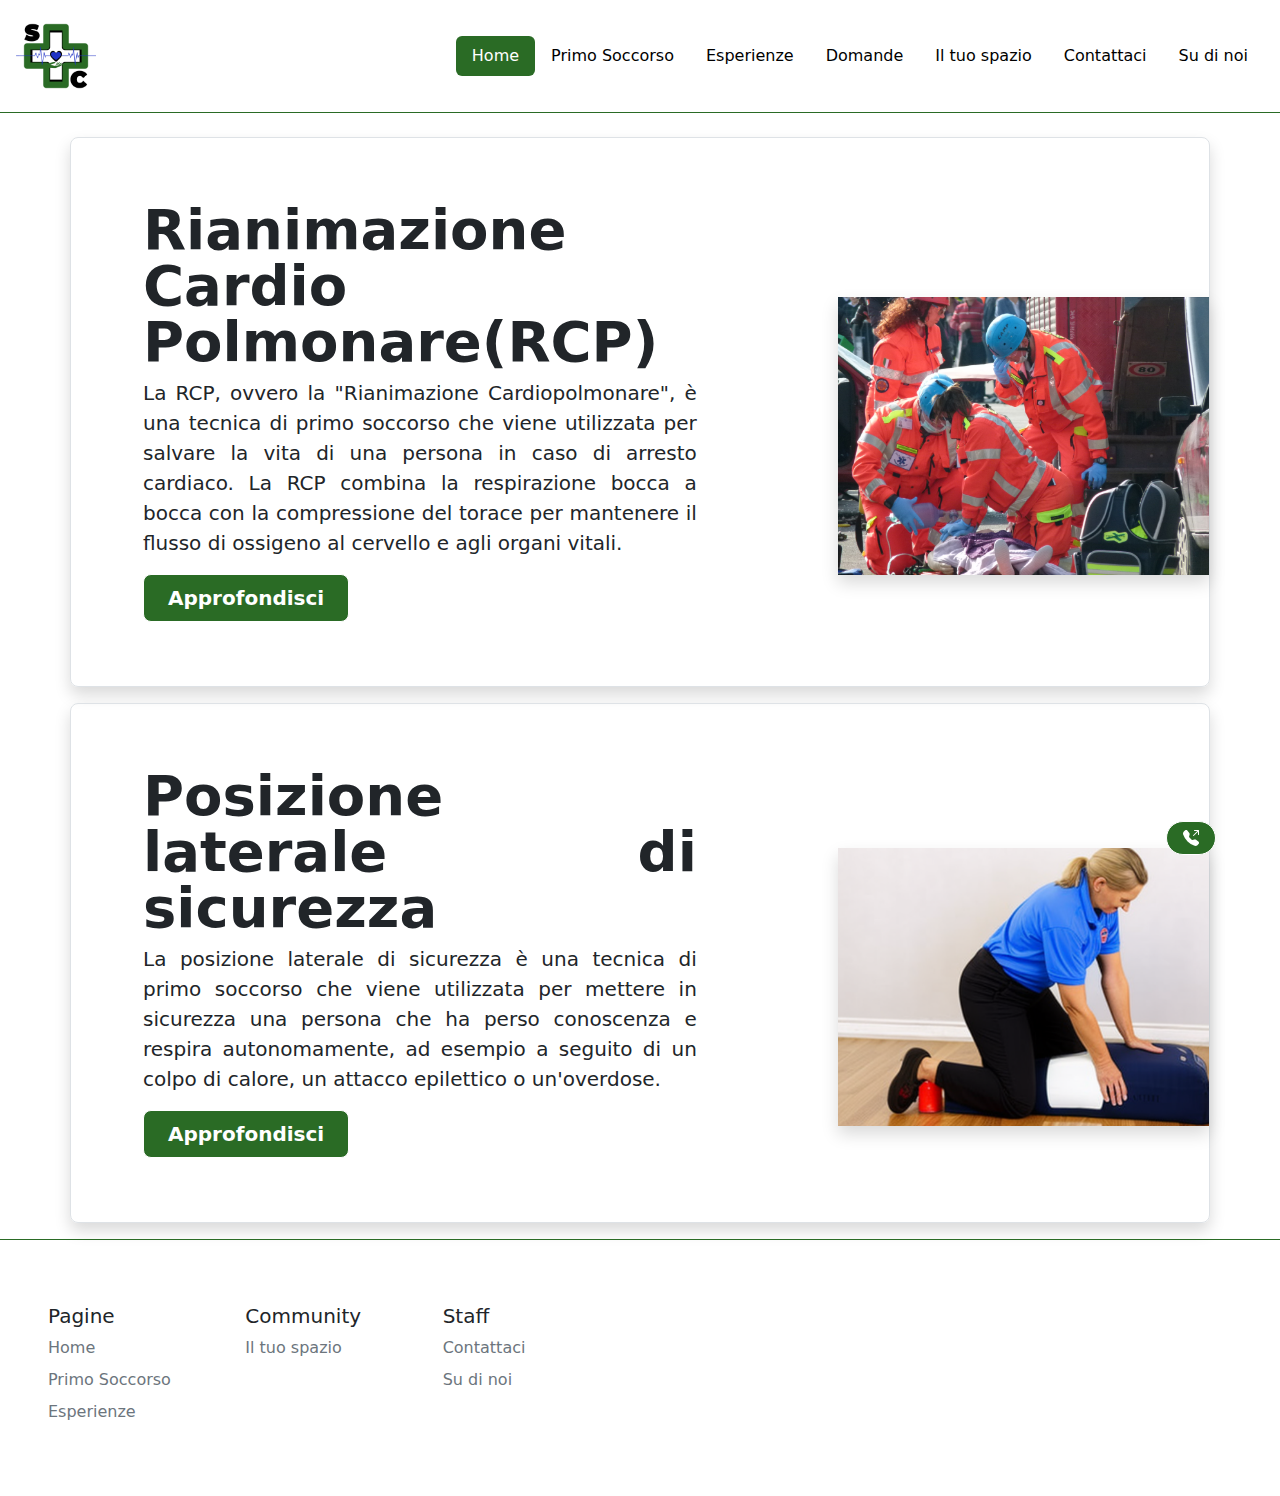
<file: index.html>
<html lang="en" dir="ltr">
  <head>
    <meta charset="utf-8">
    <title>Soccorso Consapevole</title>
    <link rel="shortcut icon" href="Media/logo.png"/>
    <link rel="stylesheet" href="scheme.css">
    <link rel="stylesheet" href="Bootstrap.css">
  </head>
  <body>

<!-- header del sito  -->
    <header class="d-flex flex-wrap align-items-center justify-content-center justify-content-md-between p-3 mb-4 border-bottom">
      <a href="index.html" class="d-flex align-items-center col-md-3 mb-2 mb-md-0 text-dark text-decoration-none">
        <img class="rounded-lg-3" src="Media/logo.png" alt="80" width="80" margin = 50 alt="immagine che rappresenta il nostro logo, una croce verde con sfondo bianco con all'interno un cuore sorretto 
        da una mano">
      </a>
      <ul class="nav nav-pills">
        <li class="nav-item"><a href="index.html" class="nav-link active" aria-current="page">Home</a></li>
        <li class="nav-item"><a href="primosoccorso.html" class="nav-link" >Primo Soccorso</a></li>
        <li class="nav-item"><a href="esperienze.html" class="nav-link" >Esperienze</a></li>
        <li class="nav-item"><a href="DomandeMain.html" class="nav-link">Domande</a></li>
        <li class="nav-item"><a href="iltuospazio.html" class="nav-link">Il tuo spazio</a></li>
        <li class="nav-item"><a href="contattaci.html" class="nav-link">Contattaci</a></li>
        <li class="nav-item"><a href="aboutus.html" class="nav-link" >Su di noi</a></li>
      </ul>
      </div>
    </header>




    <!-- Incipit delle nozioni presenti nella pagina di primo soccorso con relativa immagine e collegamento tramite bottone.-->
    <div class="container">
      <div class="row p-4 pb-0 pe-lg-0 pt-lg-5 align-items-center rounded-3 border shadow mb-3">
        <div class="col-lg-7 p-3 p-lg-5 pt-lg-3">
          <h1 class="display-4 fw-bold lh-1">Rianimazione<br> Cardio Polmonare(RCP)</h1>
          <p class="lead">
            La RCP, ovvero la "Rianimazione Cardiopolmonare", è una tecnica di primo soccorso che viene utilizzata per salvare la vita di una persona in caso di
            arresto cardiaco. La RCP combina la respirazione bocca a bocca con la compressione del torace per mantenere il flusso di ossigeno al cervello e agli
            organi vitali.
          </p>
          <div class="d-grid gap-2 d-md-flex justify-content-md-start mb-4 mb-lg-3">
            <a href="primosoccorso.html" type="button" class="btn btn-primary btn-lg px-4 me-md-2 fw-bold" style="background-color: #2a6b25;">Approfondisci</a>
          </div>
        </div>
        <div class="col-lg-4 offset-lg-1 p-0 overflow-hidden shadow">
            <img class="rounded-lg-3 border-0" src="Media\Soccorritori_RCP.jpeg" width="100%" height="100%" alt="L'immagine rappresenta due soccorritori che stanno effettuando l'RCP">
        </div>
      </div>
      <div class="row p-4 pb-0 pe-lg-0 pt-lg-5 align-items-center rounded-3 border shadow mt-3 mb-3">
        <div class="col-lg-7 p-3 p-lg-5 pt-lg-3">
          <h1 class="display-4 fw-bold lh-1" >Posizione<br> laterale di sicurezza</h1>
          <p class="lead">
            La posizione laterale di sicurezza è una tecnica di primo soccorso che viene utilizzata per mettere in sicurezza una persona
            che ha perso conoscenza e respira autonomamente, ad esempio a seguito di un colpo di calore, un attacco epilettico o un'overdose.
          </p>
          <div class="d-grid gap-2 d-md-flex justify-content-md-start mb-4 mb-lg-3">
            <a href="primosoccorso.html" type="button" class="btn btn-primary btn-lg px-4 me-md-2 fw-bold" style="background-color: #2a6b25;">Approfondisci</a>
          </div>
        </div>
        <div class="col-lg-4 offset-lg-1 p-0 overflow-hidden shadow">
            <img class="rounded-lg-3 border-0" src="Media/posizionedisicurezza.png"  width="100%" height="100%" alt="L'immagine rappresenta una donna che effettua la procedura per la posizione laterale di sicurezza.">
        </div>
      </div>
</div>








  <!--  Bottone per la compilazione automatica della chiamata al 118-->
<a href="tel:118" type="button" class="btn btn-primary btn-floating btn-lg rounded-5" id="btn-telephone" style="display: block;">
  <svg xmlns="http://www.w3.org/2000/svg" width="16" height="16" fill="currentColor" class="bi bi-telephone-outbound-fill" viewBox="0 0 16 16">
    <path fill-rule="evenodd" d="M1.885.511a1.745 1.745 0 0 1 2.61.163L6.29 2.98c.329.423.445.974.315 1.494l-.547 2.19a.678.678 0 0 0 .178.643l2.457 2.457a.678.678 0 0 0 .644.178l2.189-.547a1.745 1.745 0 0 1 1.494.315l2.306 1.794c.829.645.905 1.87.163 2.611l-1.034 1.034c-.74.74-1.846 1.065-2.877.702a18.634 18.634 0 0 1-7.01-4.42 18.634 18.634 0 0 1-4.42-7.009c-.362-1.03-.037-2.137.703-2.877L1.885.511zM11 .5a.5.5 0 0 1 .5-.5h4a.5.5 0 0 1 .5.5v4a.5.5 0 0 1-1 0V1.707l-4.146 4.147a.5.5 0 0 1-.708-.708L14.293 1H11.5a.5.5 0 0 1-.5-.5z"/>
  </svg>
</a>



<!-- Footer del sito -->
<hr>
<footer class="p-5">
  <div class="row gx-0">
    <div class="col-6 col-md-2 mb-3">
      <h5> Pagine</h5>
      <ul class="nav flex-column">
        <li class="nav-item mb-2"><a href="index.html" class="nav-link p-0 text-muted">Home</a></li>
        <li class="nav-item mb-2"><a href="primosoccorso.html" class="nav-link p-0 text-muted">Primo Soccorso</a></li>
        <li class="nav-item mb-2"><a href="esperienze.html" class="nav-link p-0 text-muted">Esperienze</a></li>
      </ul>
    </div>
    <div class="col-6 col-md-2 mb-3">
      <h5>Community</h5>
      <ul class="nav flex-column">
        <li class="nav-item mb-2"><a href="iltuospazio.html" class="nav-link p-0 text-muted">Il tuo spazio</a></li>
      </ul>
    </div>
    <div class="col-6 col-md-2 mb-3">
      <h5>Staff</h5>
      <ul class="nav flex-column">
        <li class="nav-item mb-2"><a href="contattaci.html" class="nav-link p-0 text-muted">Contattaci</a></li>
        <li class="nav-item mb-2"><a href="aboutus.html" class="nav-link p-0 text-muted">Su di noi</a></li>
      </ul>
    </div>
</div>
</footer>
</body>
<script src="code.js" charset="utf-8"></script>
<script src="bootstrap.js" charset="utf-8"></script>
</html>
</file>
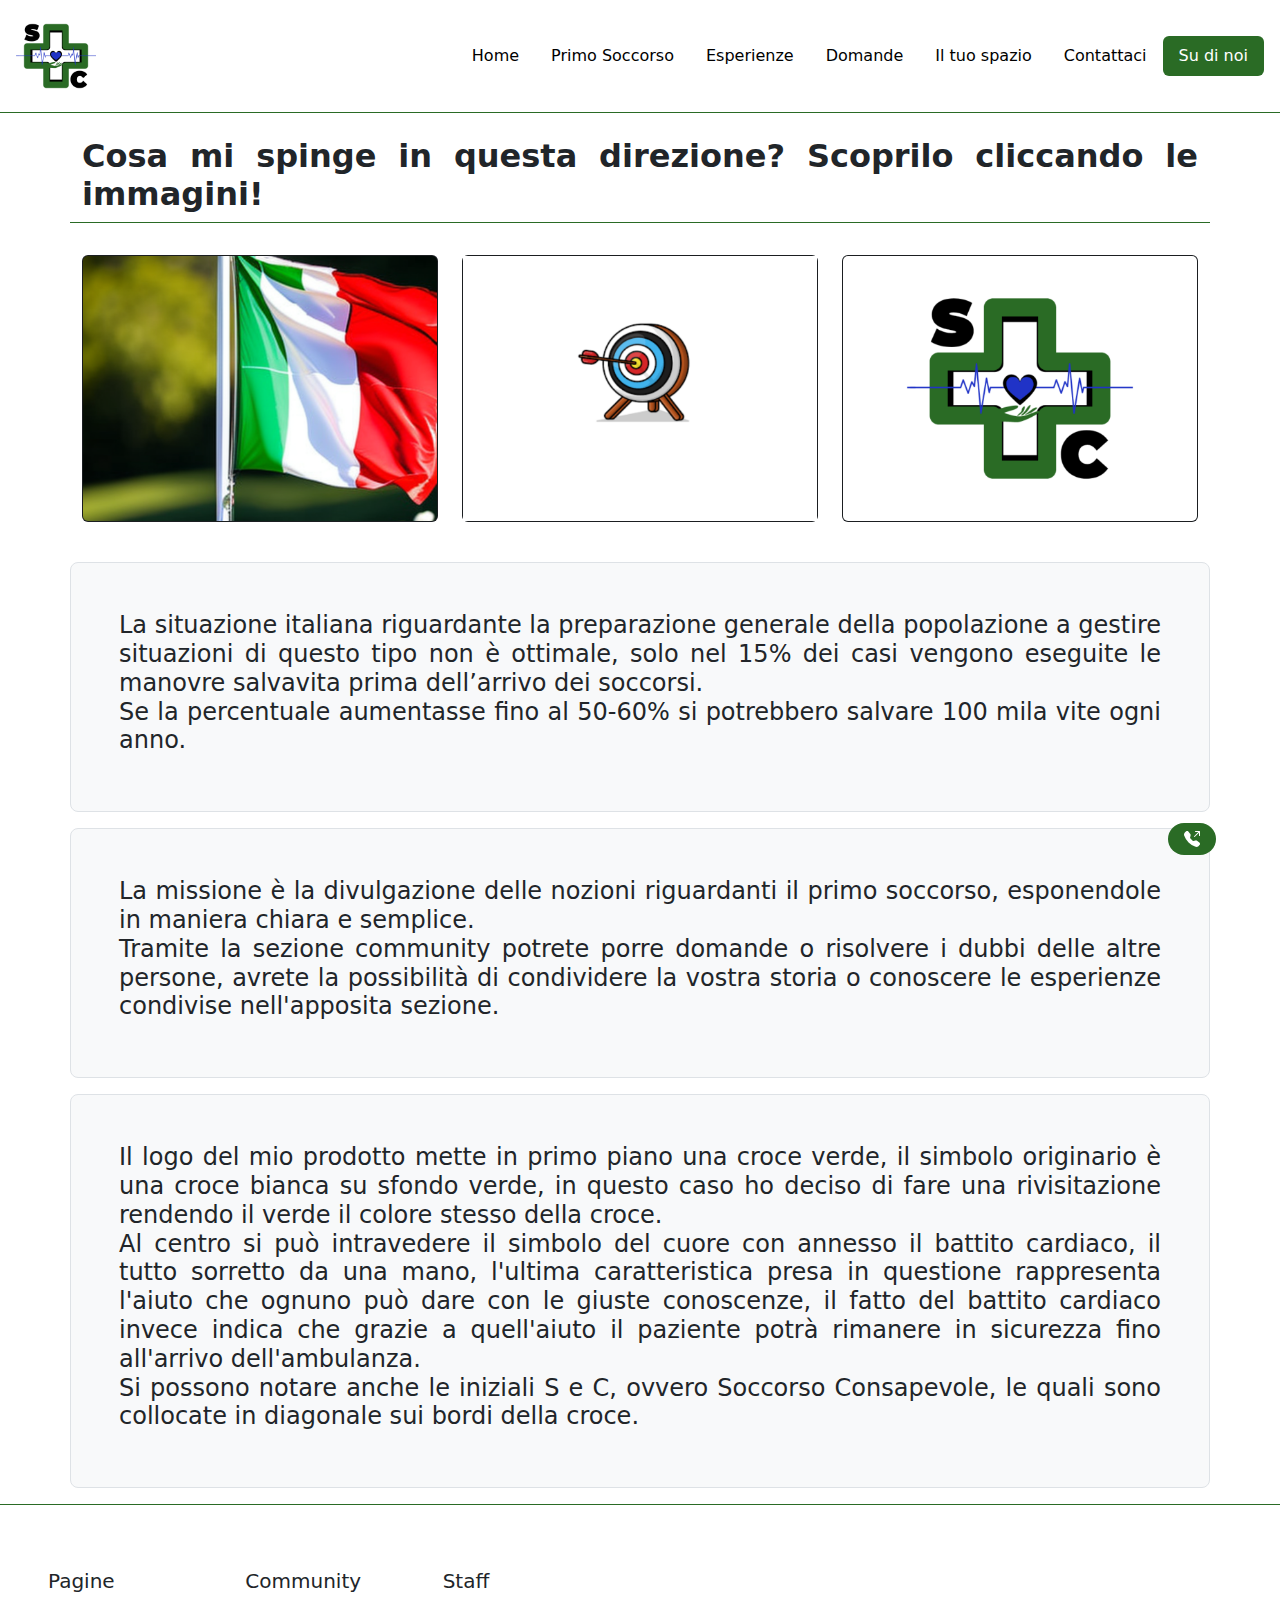
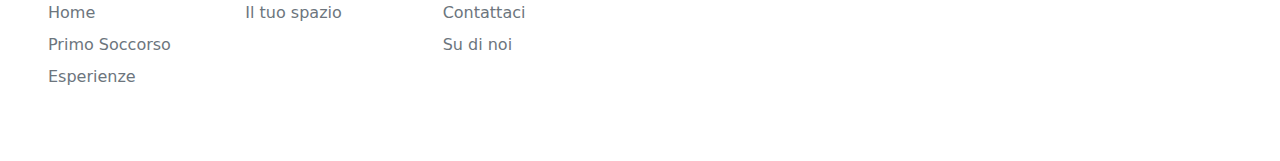
<file: aboutus.html>
<html lang="en" dir="ltr">
  <head>
    <meta charset="utf-8">
    <title>Soccorso Consapevole</title>
    <link rel="shortcut icon" href="Media/logo.png"/>
    <link rel="stylesheet" href="scheme.css">
    <link rel="stylesheet" href="Bootstrap.css">
  </head>
  <body>

<!-- Header del sito  -->
    <header class="d-flex flex-wrap align-items-center justify-content-center justify-content-md-between p-3 mb-4 border-bottom">
      <a href="index.html" class="d-flex align-items-center col-md-3 mb-2 mb-md-0 text-dark text-decoration-none">
        <img class="rounded-lg-3" src="Media/logo.png" alt="80" width="80" margin = 50 alt="immagine che rappresenta il nostro logo, una croce verde con sfondo bianco con all'interno un cuore sorretto 
        da una mano">
      </a>
      <ul class="nav nav-pills">
        <li class="nav-item"><a href="index.html" class="nav-link" aria-current="page">Home</a></li>
        <li class="nav-item"><a href="primosoccorso.html" class="nav-link">Primo Soccorso</a></li>
        <li class="nav-item"><a href="esperienze.html" class="nav-link">Esperienze</a></li>
        <li class="nav-item"><a href="DomandeMain.html" class="nav-link">Domande</a></li>
        <li class="nav-item"><a href="iltuospazio.html" class="nav-link">Il tuo spazio</a></li>
        <li class="nav-item"><a href="contattaci.html" class="nav-link">Contattaci</a></li>
        <li class="nav-item"><a href="aboutus.html" class="nav-link active" >Su di noi</a></li>
      </ul>
      </div>
    </header>








    <!-- In questa sezione si rappresentano tramite il codice le varie immagini iniziali, utilizzando gli oggetti card,
    utilizzando il collegamento tramite id si può al click portare ad una specifica parte del sito-->

      <div class="container" id="custom-cards">
        <div class="row">
        <h2 class="pb-2 border-bottom"><strong>Cosa mi spinge in questa direzione? Scoprilo cliccando le immagini!</strong></h2>
        </div>
        <br>
        <div class="row">
          <div class="col-md-4 col-sm-12 mb-3">
            <a href="#PRIMO">
              <div class="card text-bg-dark mb-4">
              <img src="Media/BandieraItaliana.png" class="card-img" alt="Immagine con la bandiera italiana">
              </div>
            </a>
            </div>
          <div class="col-md-4 col-sm-12 mb-3">
            <a href="#SECONDO">
              <div class="card text-bg-dark mb-4">
              <img src="Media/obbiettivo.png" class="card-im" alt="Immagine che rappresenta gli obbiettivi,è raggiguarata una freccia che ha colpito il centro del bersaglio ">
              </div>
            </a>
          </div>
          <div class="col-md-4 col-sm-12 mb-3">
            <a href="#TERZO">
              <div class="card text-bg-dark mb-4">
              <img src="Media/LogoGrande.png" class="card-img" alt="immagine che rappresenta il nostro logo, una croce verde con sfondo bianco con all'interno un cuore sorretto 
              da una mano">
              </div>
            </a>
          </div>
        </div>



        <!-- Questa zona si riferisce alle sezioni testuali che sranno collegate alle card descritte prima -->
        <div class="row mb-3">
        <div class="p-5 bg-light border rounded-3" id="PRIMO">
          <h4>La situazione italiana riguardante la preparazione generale della popolazione a gestire situazioni di questo tipo non è ottimale, solo nel 15% dei casi
            vengono eseguite le manovre salvavita prima dell’arrivo dei soccorsi.<br>
            Se la percentuale aumentasse fino al 50-60% si potrebbero salvare 100 mila vite ogni anno.</h4>
        </div>
        </div>
        <div class="row mb-3">
        <div class="p-5 bg-light border rounded-3" id="SECONDO">
          <h4>La missione è la divulgazione delle nozioni riguardanti il primo soccorso, esponendole in maniera chiara e semplice.<br>
            Tramite la sezione community potrete porre domande o risolvere i dubbi delle altre persone, avrete la possibilità di condividere
            la vostra storia o conoscere le esperienze condivise nell'apposita sezione.
          </h4>
        </div>
        </div>
        <div class="row mb-3">
        <div class="p-5 bg-light border rounded-3" id="TERZO">
          <h4>Il logo del mio prodotto mette in primo piano una croce verde, il simbolo originario è una croce bianca su sfondo verde, in questo caso ho deciso di fare
            una rivisitazione rendendo il verde il colore stesso della croce.<br>
            Al centro si può intravedere il simbolo del cuore con annesso il battito cardiaco, il tutto sorretto da una mano, l'ultima caratteristica presa in
             questione rappresenta l'aiuto che ognuno può dare con le giuste conoscenze, il fatto del battito cardiaco invece indica che grazie a quell'aiuto
             il paziente potrà rimanere in sicurezza fino all'arrivo dell'ambulanza.<br>
            Si possono notare anche le iniziali S e C, ovvero Soccorso Consapevole, le quali sono collocate in diagonale sui bordi della croce.</h4>
        </div>
        </div>
        </div>


        <!-- Bottone presente nel sito che al click permette la compilazione automatica del numero del 118 -->
        <a href="tel:118" type="button" class="btn btn-primary btn-floating btn-lg rounded-5 border-0" id="btn-telephone" style="display: block;">
          <svg xmlns="http://www.w3.org/2000/svg" width="16" height="16" fill="currentColor" class="bi bi-telephone-outbound-fill" viewBox="0 0 16 16">
            <path fill-rule="evenodd" d="M1.885.511a1.745 1.745 0 0 1 2.61.163L6.29 2.98c.329.423.445.974.315 1.494l-.547 2.19a.678.678 0 0 0 .178.643l2.457 2.457a.678.678 0 0 0 .644.178l2.189-.547a1.745 1.745 0 0 1 1.494.315l2.306 1.794c.829.645.905 1.87.163 2.611l-1.034 1.034c-.74.74-1.846 1.065-2.877.702a18.634 18.634 0 0 1-7.01-4.42 18.634 18.634 0 0 1-4.42-7.009c-.362-1.03-.037-2.137.703-2.877L1.885.511zM11 .5a.5.5 0 0 1 .5-.5h4a.5.5 0 0 1 .5.5v4a.5.5 0 0 1-1 0V1.707l-4.146 4.147a.5.5 0 0 1-.708-.708L14.293 1H11.5a.5.5 0 0 1-.5-.5z"/>
          </svg>
        </a>
      <!-- Footer del sito -->
      <hr>
      <footer class="p-5">
        <div class="row gx-0">
          <div class="col-6 col-md-2 mb-3">
            <h5> Pagine</h5>
            <ul class="nav flex-column">
              <li class="nav-item mb-2"><a href="index.html" class="nav-link p-0 text-muted">Home</a></li>
              <li class="nav-item mb-2"><a href="primosoccorso.html" class="nav-link p-0 text-muted">Primo Soccorso</a></li>
              <li class="nav-item mb-2"><a href="esperienze.html" class="nav-link p-0 text-muted">Esperienze</a></li>
            </ul>
          </div>
          <div class="col-6 col-md-2 mb-3">
            <h5>Community</h5>
            <ul class="nav flex-column">
              <li class="nav-item mb-2"><a href="iltuospazio.html" class="nav-link p-0 text-muted">Il tuo spazio</a></li>
            </ul>
          </div>
          <div class="col-6 col-md-2 mb-3">
            <h5>Staff</h5>
            <ul class="nav flex-column">
              <li class="nav-item mb-2"><a href="contattaci.html" class="nav-link p-0 text-muted">Contattaci</a></li>
              <li class="nav-item mb-2"><a href="aboutus.html" class="nav-link p-0 text-muted">Su di noi</a></li>
            </ul>
          </div>
      </div>
      </footer>
        </body>
        <script src="code.js" charset="utf-8"></script>
        <script src="bootstrap.js" charset="utf-8"></script>
        </html>
</file>
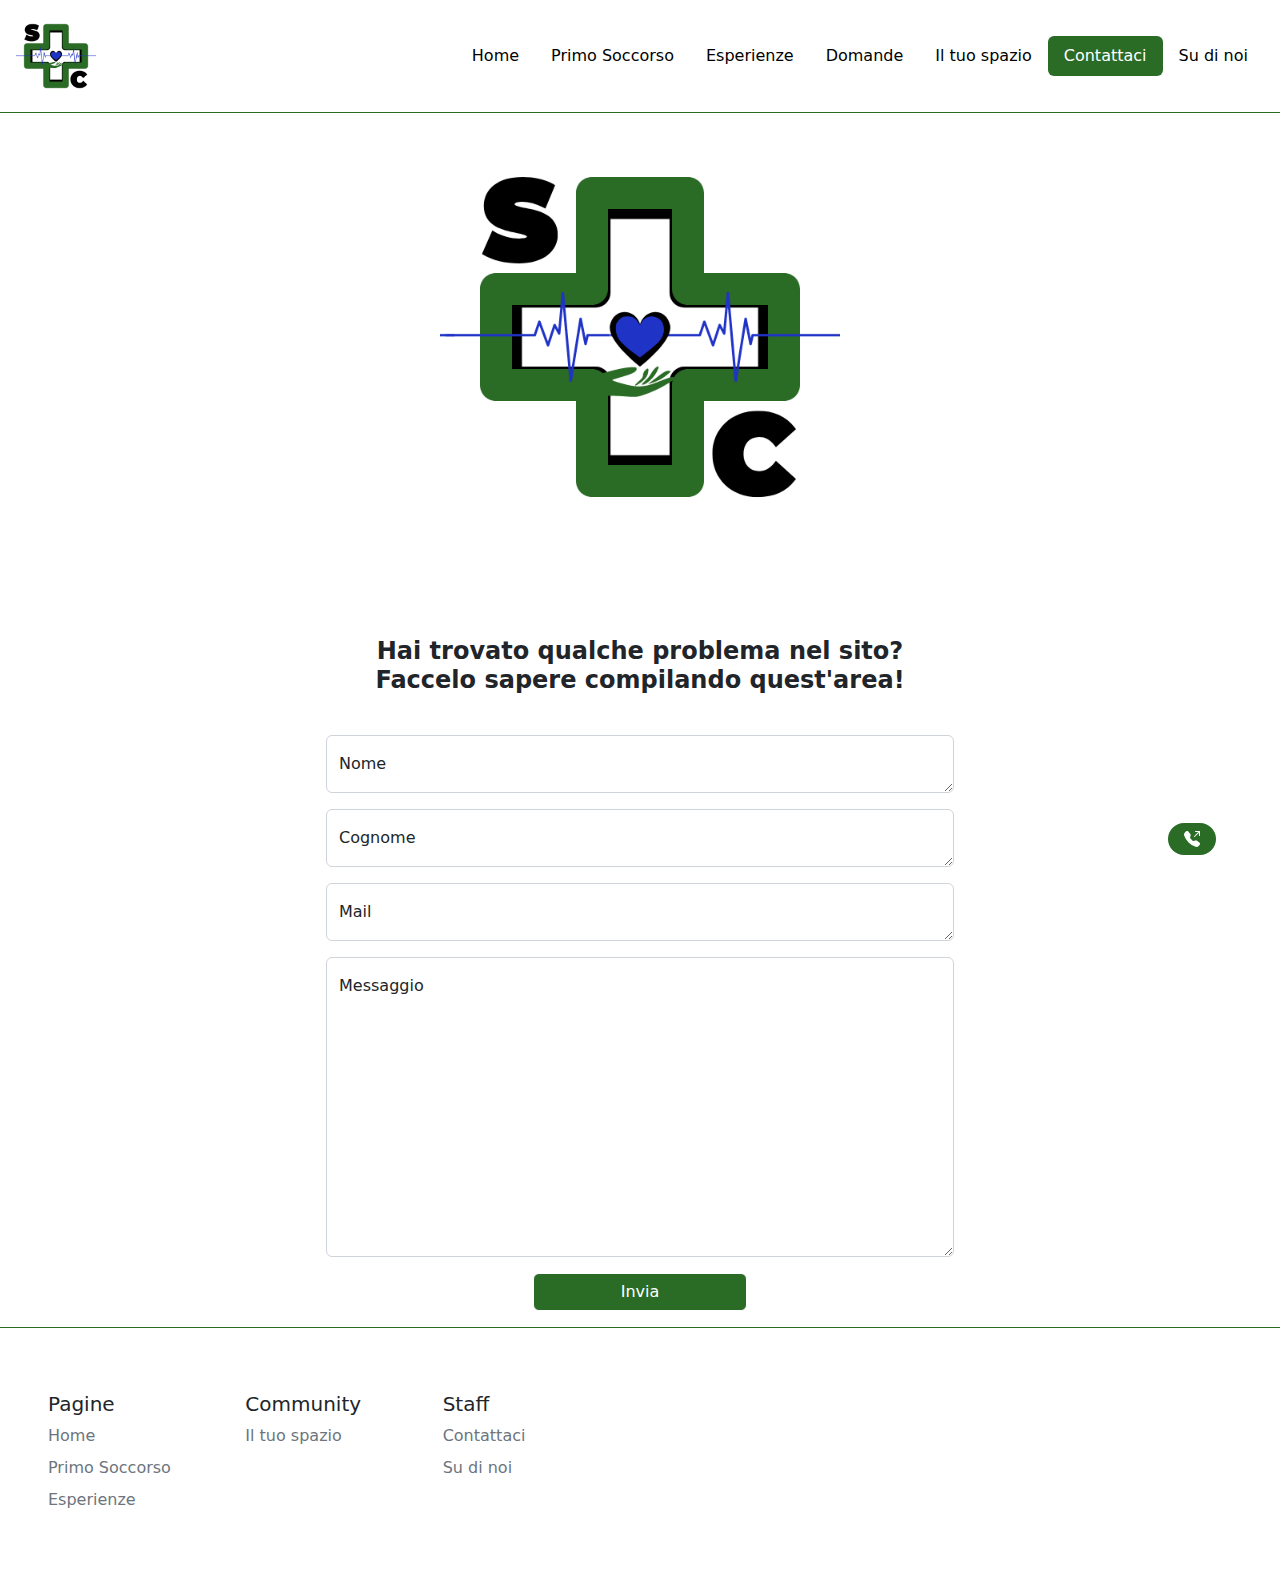
<file: contattaci.html>
<html lang="en" dir="ltr">
  <head>
    <meta charset="utf-8">
    <title>Soccorso Consapevole</title>
    <link rel="shortcut icon" href="Media/logo.png"/>
    <link rel="stylesheet" href="scheme.css">
    <link rel="stylesheet" href="Bootstrap.css">
  </head>
  <body>

<!-- header del sito  -->
    <header class="d-flex flex-wrap align-items-center justify-content-center justify-content-md-between p-3 mb-4 border-bottom">
      <a href="index.html" class="d-flex align-items-center col-md-3 mb-2 mb-md-0 text-dark text-decoration-none">
        <img class="rounded-lg-3" src="Media/logo.png" alt="80" width="80" margin = 50 alt="immagine che rappresenta il nostro logo, una croce verde con sfondo bianco con all'interno un cuore sorretto 
        da una mano">
      </a>
      <ul class="nav nav-pills">
        <li class="nav-item"><a href="index.html" class="nav-link" aria-current="page">Home</a></li>
        <li class="nav-item"><a href="primosoccorso.html" class="nav-link">Primo Soccorso</a></li>
        <li class="nav-item"><a href="esperienze.html" class="nav-link">Esperienze</a></li>
        <li class="nav-item"><a href="DomandeMain.html" class="nav-link">Domande</a></li>
        <li class="nav-item"><a href="iltuospazio.html" class="nav-link">Il tuo spazio</a></li>
        <li class="nav-item"><a href="contattaci.html" class="nav-link active" >Contattaci</a></li>
        <li class="nav-item"><a href="aboutus.html" class="nav-link">Su di noi</a></li>
      </ul>
      </div>
    </header>




    <!-- logo iniziale e frase -->
      <div class="container">
        <div class="row mb-4">
          <div class="col-sm-12">
          <img src="Media/logo.png" class="center" height="80%" alt="immagine che rappresenta il nostro logo, una croce verde con sfondo bianco con all'interno un cuore sorretto 
          da una mano" alt="immagine che rappresenta il nostro logo, una croce verde con sfondo bianco con all'interno un cuore sorretto 
          da una mano">
          </div>
            <br>
            <div class="col-sm-12 text-center mb-2 ">
              <h4><strong> Hai trovato qualche problema nel sito? <br>
              Faccelo sapere compilando quest'area!</strong>
            </h4>
            </div>
          </div>
      </div>
        </div>
        <!-- Form per la compilazione del messaggio -->
        <div class="row">
          <div class="col-md-8 center col-lg-6">
          <div class="form-floating mb-3">
            <textarea type="nome" class="form-control" id="floatingNome" placeholder="Mario"></textarea>
            <label for="floatingInput">Nome</label>
          </div>
          <div class="form-floating mb-3">
            <textarea type="cognome" class="form-control" id="floatingCognome" placeholder="Rossi"></textarea>
            <label for="floatingPassword">Cognome</label>
          </div>
          <div class="form-floating mb-3">
            <textarea type="mail" class="form-control" id="floatingMail" placeholder="yourmail@example.it"></textarea>
            <label for="floatingInput">Mail</label>
          </div>
          <div class="form-floating mb-3">
            <textarea type="messaggio" class="form-control" id="floatingMessaggio" style="height: 300px" placeholder="Messaggio"></textarea>
            <label for="floatingInput">Messaggio</label>
          </div>
        </div>
        </div>

        <!-- bottone per inviare il messaggio -->
        <div class="col-md-4 center">
        <div class="d-grid gap-2">
        <button class="btn btn-primary center" type="button" style="width: 50%;">Invia</button>
        </div>
        </div>


        <!-- bottone che permetta la compilazione automatica del numero 118 -->
        <a href="tel:118" type="button" class="btn btn-primary btn-floating btn-lg rounded-5 border-0" id="btn-telephone" style="display: block;">
          <svg xmlns="http://www.w3.org/2000/svg" width="16" height="16" fill="currentColor" class="bi bi-telephone-outbound-fill" viewBox="0 0 16 16">
            <path fill-rule="evenodd" d="M1.885.511a1.745 1.745 0 0 1 2.61.163L6.29 2.98c.329.423.445.974.315 1.494l-.547 2.19a.678.678 0 0 0 .178.643l2.457 2.457a.678.678 0 0 0 .644.178l2.189-.547a1.745 1.745 0 0 1 1.494.315l2.306 1.794c.829.645.905 1.87.163 2.611l-1.034 1.034c-.74.74-1.846 1.065-2.877.702a18.634 18.634 0 0 1-7.01-4.42 18.634 18.634 0 0 1-4.42-7.009c-.362-1.03-.037-2.137.703-2.877L1.885.511zM11 .5a.5.5 0 0 1 .5-.5h4a.5.5 0 0 1 .5.5v4a.5.5 0 0 1-1 0V1.707l-4.146 4.147a.5.5 0 0 1-.708-.708L14.293 1H11.5a.5.5 0 0 1-.5-.5z"/>
          </svg>
        </a>
      <!-- Footer del sito -->
      <hr>
<footer class="p-5">
  <div class="row gx-0">
    <div class="col-6 col-md-2 mb-3">
      <h5> Pagine</h5>
      <ul class="nav flex-column">
        <li class="nav-item mb-2"><a href="index.html" class="nav-link p-0 text-muted">Home</a></li>
        <li class="nav-item mb-2"><a href="primosoccorso.html" class="nav-link p-0 text-muted">Primo Soccorso</a></li>
        <li class="nav-item mb-2"><a href="esperienze.html" class="nav-link p-0 text-muted">Esperienze</a></li>
      </ul>
    </div>
    <div class="col-6 col-md-2 mb-3">
      <h5>Community</h5>
      <ul class="nav flex-column">
        <li class="nav-item mb-2"><a href="iltuospazio.html" class="nav-link p-0 text-muted">Il tuo spazio</a></li>
      </ul>
    </div>
    <div class="col-6 col-md-2 mb-3">
      <h5>Staff</h5>
      <ul class="nav flex-column">
        <li class="nav-item mb-2"><a href="contattaci.html" class="nav-link p-0 text-muted">Contattaci</a></li>
        <li class="nav-item mb-2"><a href="aboutus.html" class="nav-link p-0 text-muted">Su di noi</a></li>
      </ul>
    </div>
    </div>
    </footer>
        </body>
        <script src="code.js" charset="utf-8"></script>
        <script src="bootstrap.js" charset="utf-8"></script>
        </html>
</file>
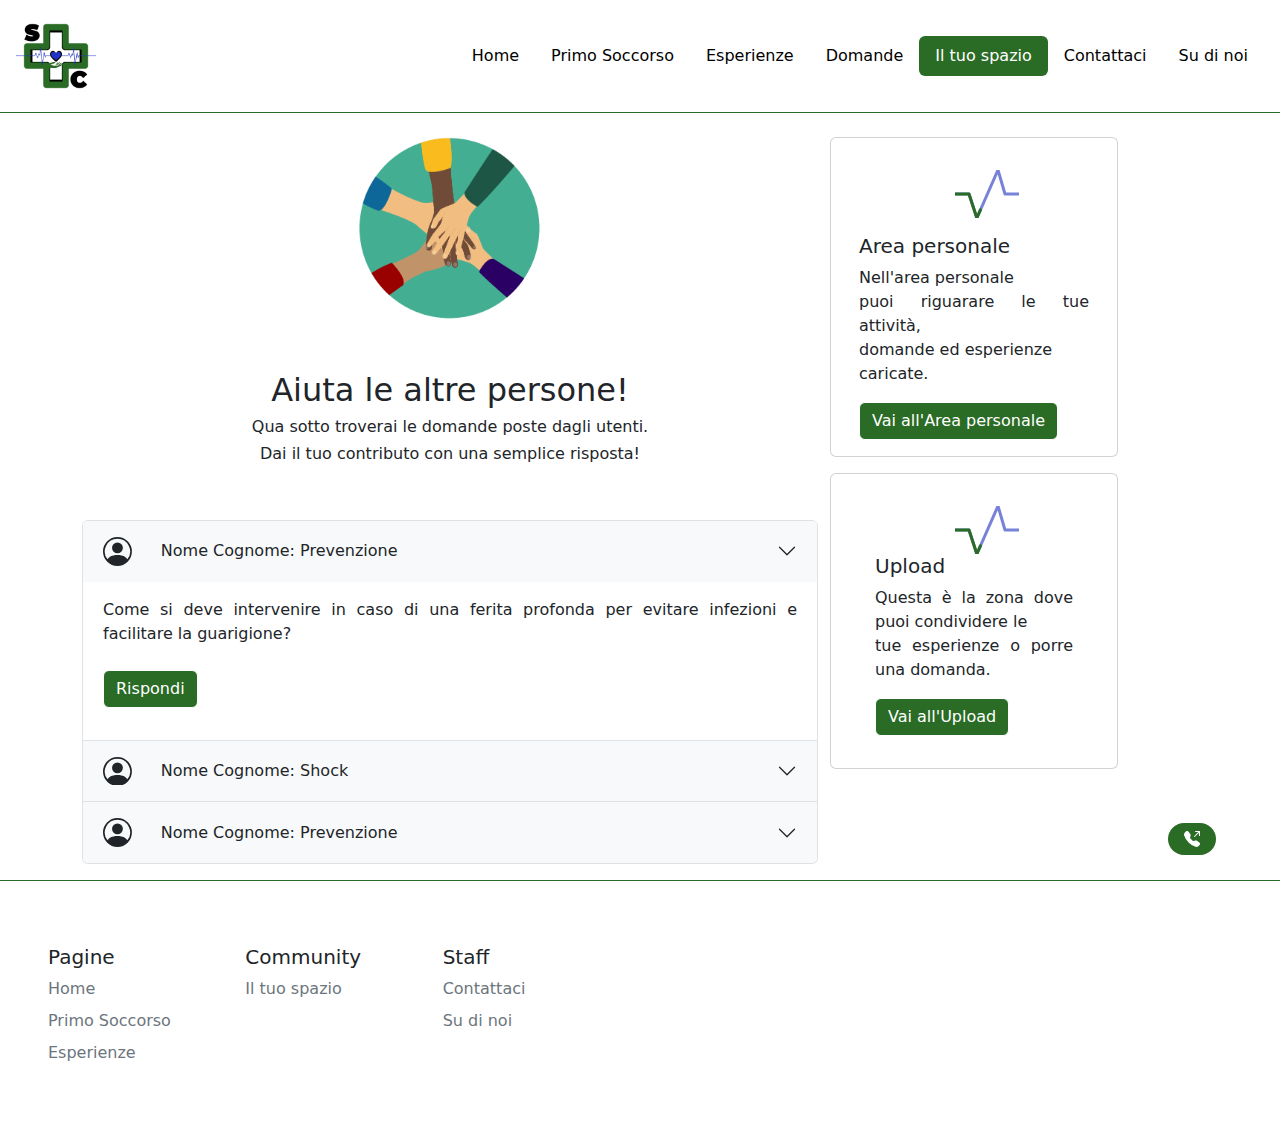
<file: domande.html>
<html lang="en" dir="ltr">
  <head>
    <meta charset="utf-8">
    <title>Soccorso Consapevole</title>
    <link rel="shortcut icon" href="Media/logo.png"/>
    <link rel="stylesheet" href="scheme.css">
    <link rel="stylesheet" href="Bootstrap.css">
  </head>
  <body>

<!-- header del sito  -->
    <header class="d-flex flex-wrap align-items-center justify-content-center justify-content-md-between p-3 mb-4 border-bottom">
      <a href="index.html" class="d-flex align-items-center col-md-3 mb-2 mb-md-0 text-dark text-decoration-none">
        <img class="rounded-lg-3" src="Media/logo.png" alt="80" width="80" margin = 50 alt="immagine che rappresenta il nostro logo, una croce verde con sfondo bianco con all'interno un cuore sorretto 
        da una mano">
      </a>
      <ul class="nav nav-pills">
        <li class="nav-item"><a href="index.html" class="nav-link" aria-current="page">Home</a></li>
        <li class="nav-item"><a href="primosoccorso.html" class="nav-link">Primo Soccorso</a></li>
        <li class="nav-item"><a href="esperienze.html" class="nav-link">Esperienze</a></li>
        <li class="nav-item"><a href="DomandeMain.html" class="nav-link ">Domande</a></li>
        <li class="nav-item"><a href="iltuospazio.html" class="nav-link active">Il tuo spazio</a></li>
        <li class="nav-item"><a href="contattaci.html" class="nav-link">Contattaci</a></li>
        <li class="nav-item"><a href="aboutus.html" class="nav-link">Su di noi</a></li>
      </ul>
      </div>
    </header>






      <div class="container">
        <div class="row">
          <div class="col-md-8 col-sm-12">
            <div class="row">
            <div class=" col-sm-12">
              <!-- Immagine iniziale -->
            <img src="Media/01_Icon-Community@2x.png" class="center img-fluid" style="width: 25%;" alt="Foto rappresentativa della community">
            </div>
            <div class=" col-sm-12 text-center">
              <br><br>
              <!-- Scritta descrittiva iniziale -->
              <h2>Aiuta le altre persone!</h2>
              <h6>Qua sotto troverai le domande poste dagli utenti.</h6>
              <h6>Dai il tuo contributo con una semplice risposta!</h6>
            </div>
            </div>
            <br><br>

            <!-- sezione che rappresenta le domande -->
            <div class="accordion" id="accordionExample">
              <div class="accordion-item">
                <h2 class="accordion-header" id="headingOne">
                  <button class="accordion-button collapsed" type="button" data-bs-toggle="collapse" data-bs-target="#collapseOne" aria-expanded="true" aria-controls="collapseOne">
                    <div class="col-md-1 col-sm-12">
                    <svg xmlns="http://www.w3.org/2000/svg" width="50%" height="50%" fill="currentColor" class="bi bi-person-circle" viewBox="0 0 16 16">
                      <path d="M11 6a3 3 0 1 1-6 0 3 3 0 0 1 6 0z"/>
                      <path fill-rule="evenodd" d="M0 8a8 8 0 1 1 16 0A8 8 0 0 1 0 8zm8-7a7 7 0 0 0-5.468 11.37C3.242 11.226 4.805 10 8 10s4.757 1.225 5.468 2.37A7 7 0 0 0 8 1z"/>
                    </svg>
                    </div>
                    Nome Cognome: Prevenzione
                </h2>
                <div id="collapseOne" class="accordion-collapse collapse show" aria-labelledby="headingOne" data-bs-parent="#accordionExample">
                  <div class="accordion-body">
                    Come si deve intervenire in caso di una ferita profonda per evitare infezioni e facilitare la guarigione?
                      <p>
                        <br>
                        <!-- Tasto per permettere la risposta -->
                      <a class="btn btn-primary" data-bs-toggle="collapse" href="#collapseExample" role="button" aria-expanded="false" aria-controls="collapseExample">
                        Rispondi
                      </a>
                    </p>
                    <!-- Sezione dove tramite form si può compilare la risposta-->
                    <div class="collapse" id="collapseExample">
                      <div class="mb-3">
                        <label for="exampleFormControlTextarea1" class="form-label">Risposta</label>
                        <textarea class="form-control" id="exampleFormControlTextarea1" rows="3"></textarea>
                      </div>
                      <div class="input-group">
                        <input type="file" class="form-control" id="inputGroupFile04" aria-describedby="inputGroupFileAddon04" aria-label="Upload">
                      </div>
                      <br>
                    <div id="liveAlertPlaceholder"></div>
                    <!-- Bottone per inviare la Risposta-->
                    <button type="button" class="btn btn-primary" id="liveAlertBtn">Invia</button>
                    <!-- Bottone per chiudere la parte riguardante la risposta-->
                    <a class="btn btn-primary" data-bs-toggle="collapse" href="#collapseExample" role="button" aria-expanded="false" aria-controls="collapseExample">
                      Chiudi
                    </a>
                    </div>
                  </div>
                </div>
              </div>


              <!-- Essendo tre gli elementi che riguardando la domanda e la compilazione della risposta
            lo shema descritto in precedenza si ripete per altre due volte-->


              <div class="accordion-item">
                <h2 class="accordion-header" id="headingTwo">
                  <button class="accordion-button collapsed" type="button" data-bs-toggle="collapse" data-bs-target="#collapseTwo" aria-expanded="false" aria-controls="collapseTwo">
                    <div class="col-md-1 col-sm-12">
                      <svg xmlns="http://www.w3.org/2000/svg" width="50%" height="50%" fill="currentColor" class="bi bi-person-circle" viewBox="0 0 16 16" alt="Foto profilo">
                        <path d="M11 6a3 3 0 1 1-6 0 3 3 0 0 1 6 0z"/>
                        <path fill-rule="evenodd" d="M0 8a8 8 0 1 1 16 0A8 8 0 0 1 0 8zm8-7a7 7 0 0 0-5.468 11.37C3.242 11.226 4.805 10 8 10s4.757 1.225 5.468 2.37A7 7 0 0 0 8 1z"/>
                      </svg>
                      </div>
                    Nome Cognome: Shock
                  </button>
                </h2>
                <div id="collapseTwo" class="accordion-collapse collapse" aria-labelledby="headingTwo" data-bs-parent="#accordionExample">
                  <div class="accordion-body">
                    Come si deve gestire una persona che sta andando in shock e quali sono i segnali di avvertimento?
                    <p>
                      <br>
                      <a class="btn btn-primary" data-bs-toggle="collapse" href="#collapseExample2" role="button" aria-expanded="false" aria-controls="collapseExample">
                        Rispondi
                      </a>
                    </p>
                    <div class="collapse" id="collapseExample2">
                      <div class="mb-3">
                        <label for="exampleFormControlTextarea1" class="form-label">Risposta</label>
                        <textarea class="form-control" id="exampleFormControlTextarea1" rows="3"></textarea>
                      </div>
                      <div class="input-group">
                        <input type="file" class="form-control" id="inputGroupFile04" aria-describedby="inputGroupFileAddon04" aria-label="Upload">
                      </div>
                      <br>
                      <div id="liveAlertPlaceholder2"></div>
                    <button type="button" class="btn btn-primary" id="liveAlertBtn2">Invia</button>
                    <a class="btn btn-primary" data-bs-toggle="collapse" href="#collapseExample2" role="button" aria-expanded="false" aria-controls="collapseExample">
                      Chiudi
                    </a>
                    </div>
                  </div>
                </div>
              </div>





              <div class="accordion-item">
                <h2 class="accordion-header" id="headingThree">
                  <button class="accordion-button collapsed" type="button" data-bs-toggle="collapse" data-bs-target="#collapseThree" aria-expanded="false" aria-controls="collapseThree">
                    <div class="col-md-1 col-sm-12">
                      <svg xmlns="http://www.w3.org/2000/svg" width="50%" height="50%" fill="currentColor" class="bi bi-person-circle" viewBox="0 0 16 16" alt="Foto profilo">
                        <path d="M11 6a3 3 0 1 1-6 0 3 3 0 0 1 6 0z"/>
                        <path fill-rule="evenodd" d="M0 8a8 8 0 1 1 16 0A8 8 0 0 1 0 8zm8-7a7 7 0 0 0-5.468 11.37C3.242 11.226 4.805 10 8 10s4.757 1.225 5.468 2.37A7 7 0 0 0 8 1z"/>
                      </svg>
                      </div>
                    Nome Cognome: Prevenzione
                  </button>
                </h2>
                <div id="collapseThree" class="accordion-collapse collapse" aria-labelledby="headingThree" data-bs-parent="#accordionExample">
                  <div class="accordion-body">
                    Quali sono i principali fattori di rischio e le misure preventive per prevenire gli incidenti domestici e intervenire tempestivamente in caso di emergenza?
                    <br>
                    <p>
                      <a class="btn btn-primary" data-bs-toggle="collapse" href="#collapseExample3" role="button" aria-expanded="false" aria-controls="collapseExample">
                        Rispondi
                      </a>
                    </p>
                    <div class="collapse" id="collapseExample3">
                      <div class="mb-3">
                        <label for="exampleFormControlTextarea1" class="form-label">Risposta</label>
                        <textarea class="form-control" id="exampleFormControlTextarea1" rows="3"></textarea>
                      </div>
                      <div class="input-group">
                        <input type="file" class="form-control" id="inputGroupFile04" aria-describedby="inputGroupFileAddon04" aria-label="Upload">
                      </div>
                      <br>
                      <div id="liveAlertPlaceholder3"></div>
                    <button type="button" class="btn btn-primary" id="liveAlertBtn3">Iniva</button>
                    <a class="btn btn-primary" data-bs-toggle="collapse" href="#collapseExample3" role="button" aria-expanded="false" aria-controls="collapseExample">
                      Chiudi
                    </a>
                    </div>
                  </div>
                </div>
              </div>
              </div>
          </div>







          <!-- Sidebar per la gestione della navigazione nello spazio degli utenti registrati-->
          <div class="col-md-4 col-sm-12">
            <div class="row">
            <div class="card mb-3" style="width: 18rem;">
              <div class="card-body">
                <div class="card-body">
                  <div class="loading">
                    <svg width="64px" height="48px" style="margin-left: 80px;" alt="Battito cardiaco">
                        <polyline points="0.157 23.954, 14 23.954, 21.843 48, 43 0, 50 24, 64 24" id="back"></polyline>
                      <polyline points="0.157 23.954, 14 23.954, 21.843 48, 43 0, 50 24, 64 24" id="front"></polyline>
                    </svg>
                  </div>
                </div>
                <h5 class="card-title">Area personale</Area></h5>
                <p class="card-text">Nell'area personale<br> puoi riguarare le tue attività, <br>domande ed esperienze <br> caricate. </p>
                <a href="homeiltuospazio.html" class="btn btn-primary">Vai all'Area personale</a>
              </div>
            </div>
            </div>
              <div class="row">
                <div class="card mb-3" style="width: 18rem;">
                  <div class="card-body">
                    <div class="card-body">
                      <div class="loading">
                        <svg width="64px" height="48px" style="margin-left: 80px;" alt="Battito cardiaco">
                            <polyline points="0.157 23.954, 14 23.954, 21.843 48, 43 0, 50 24, 64 24" id="back"></polyline>
                          <polyline points="0.157 23.954, 14 23.954, 21.843 48, 43 0, 50 24, 64 24" id="front"></polyline>
                        </svg>
                      </div>
                      <h5 class="card-title">Upload</h5>
                        <p class="card-text">Questa è la zona dove  puoi condividere le <br> tue esperienze o porre una domanda.</p>
                        <a href="upload.html" class="btn btn-primary">Vai all'Upload
                        </a>
                    </div>
                  </div>
                </div>
                </div>
          </div>
        </div>

      </div>







        <!-- Bottone per la compilazione automatica del numero 118-->
      <a href="tel:118" type="button" class="btn btn-primary btn-floating btn-lg rounded-5 border-0" id="btn-telephone" style="display: block;">
        <svg xmlns="http://www.w3.org/2000/svg" width="16" height="16" fill="currentColor" class="bi bi-telephone-outbound-fill" viewBox="0 0 16 16">
          <path fill-rule="evenodd" d="M1.885.511a1.745 1.745 0 0 1 2.61.163L6.29 2.98c.329.423.445.974.315 1.494l-.547 2.19a.678.678 0 0 0 .178.643l2.457 2.457a.678.678 0 0 0 .644.178l2.189-.547a1.745 1.745 0 0 1 1.494.315l2.306 1.794c.829.645.905 1.87.163 2.611l-1.034 1.034c-.74.74-1.846 1.065-2.877.702a18.634 18.634 0 0 1-7.01-4.42 18.634 18.634 0 0 1-4.42-7.009c-.362-1.03-.037-2.137.703-2.877L1.885.511zM11 .5a.5.5 0 0 1 .5-.5h4a.5.5 0 0 1 .5.5v4a.5.5 0 0 1-1 0V1.707l-4.146 4.147a.5.5 0 0 1-.708-.708L14.293 1H11.5a.5.5 0 0 1-.5-.5z"/>
        </svg>
      </a>
      <!-- Footer del sito-->
      <hr>
      <footer class="p-5">
        <div class="row gx-0">
          <div class="col-6 col-md-2 mb-3">
            <h5> Pagine</h5>
            <ul class="nav flex-column">
              <li class="nav-item mb-2"><a href="index.html" class="nav-link p-0 text-muted">Home</a></li>
              <li class="nav-item mb-2"><a href="primosoccorso.html" class="nav-link p-0 text-muted">Primo Soccorso</a></li>
              <li class="nav-item mb-2"><a href="esperienze.html" class="nav-link p-0 text-muted">Esperienze</a></li>
            </ul>
          </div>
          <div class="col-6 col-md-2 mb-3">
            <h5>Community</h5>
            <ul class="nav flex-column">
              <li class="nav-item mb-2"><a href="iltuospazio.html" class="nav-link p-0 text-muted">Il tuo spazio</a></li>
            </ul>
          </div>
          <div class="col-6 col-md-2 mb-3">
            <h5>Staff</h5>
            <ul class="nav flex-column">
              <li class="nav-item mb-2"><a href="contattaci.html" class="nav-link p-0 text-muted">Contattaci</a></li>
              <li class="nav-item mb-2"><a href="aboutus.html" class="nav-link p-0 text-muted">Su di noi</a></li>
            </ul>
          </div>
      </div>
      </footer>
      </body>
      <script src="code.js" charset="utf-8"></script>
      <script src="bootstrap.js" charset="utf-8"></script>
      </html>
</file>
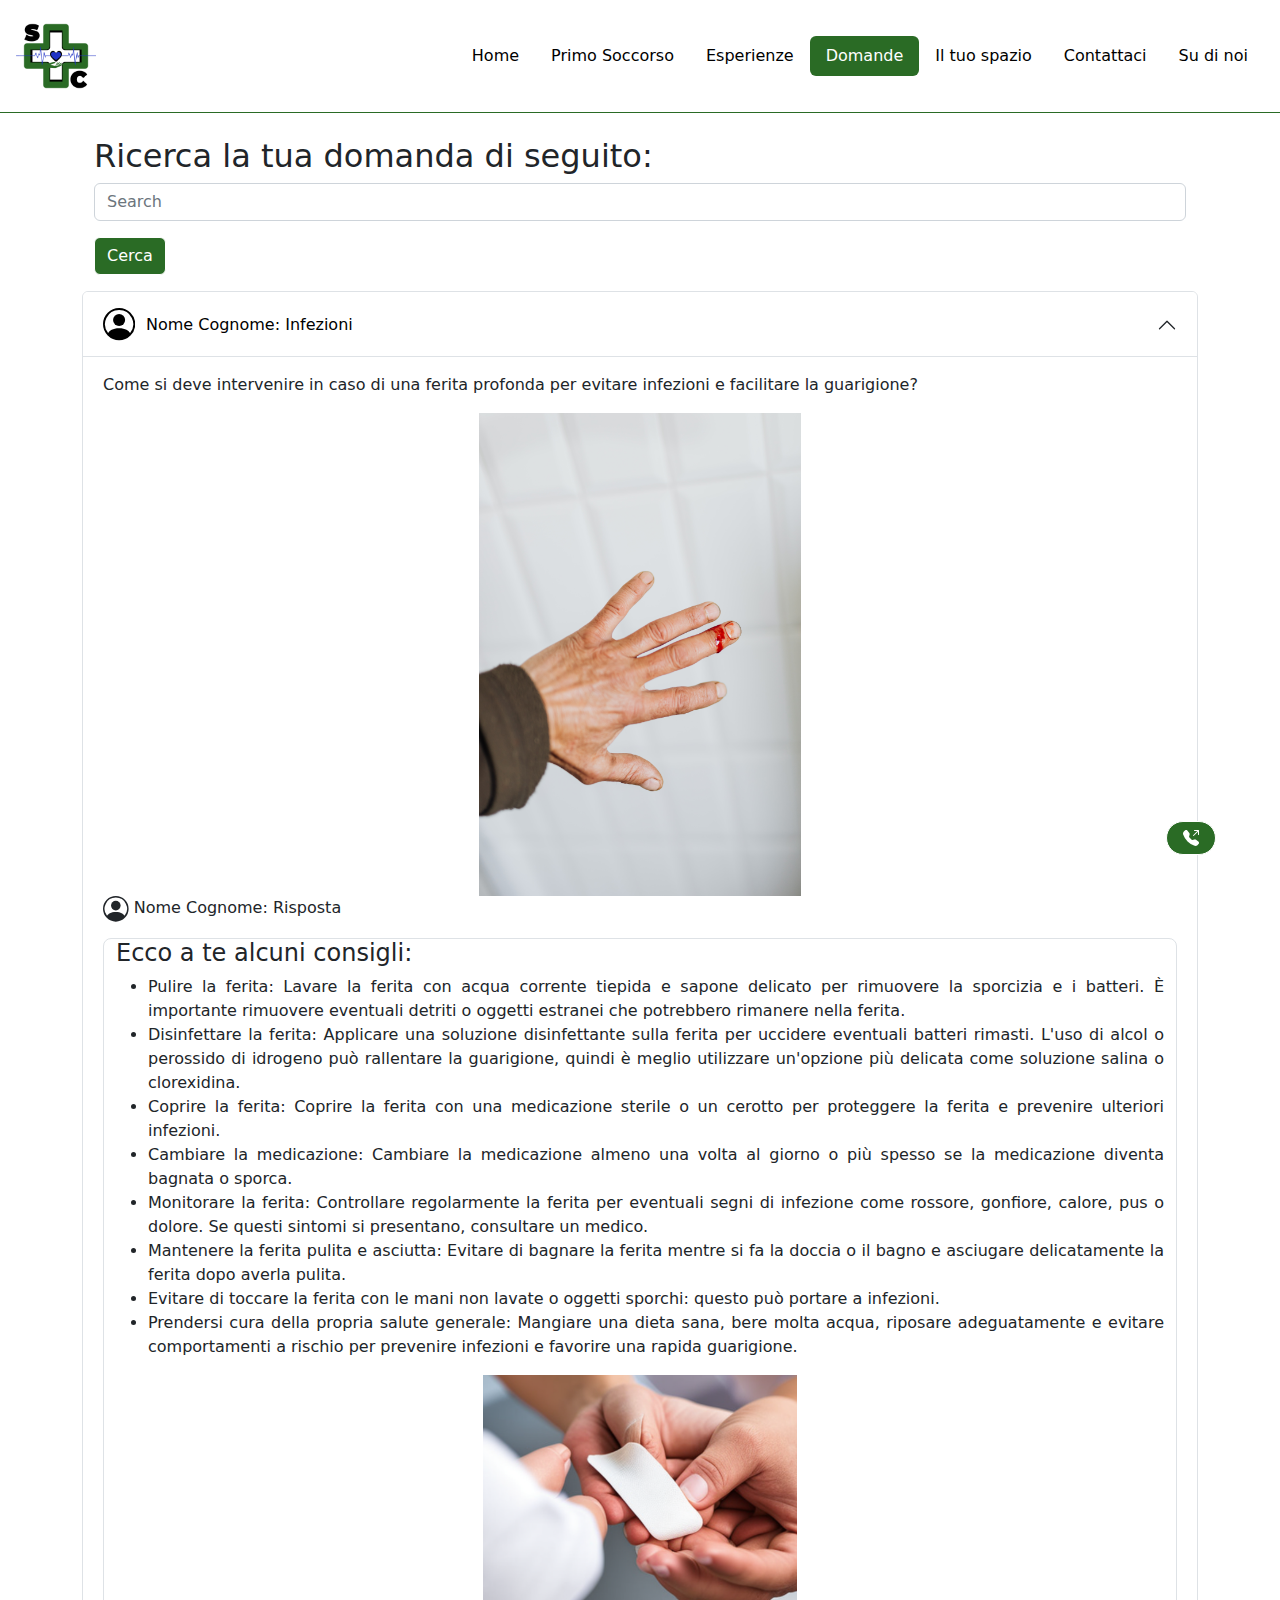
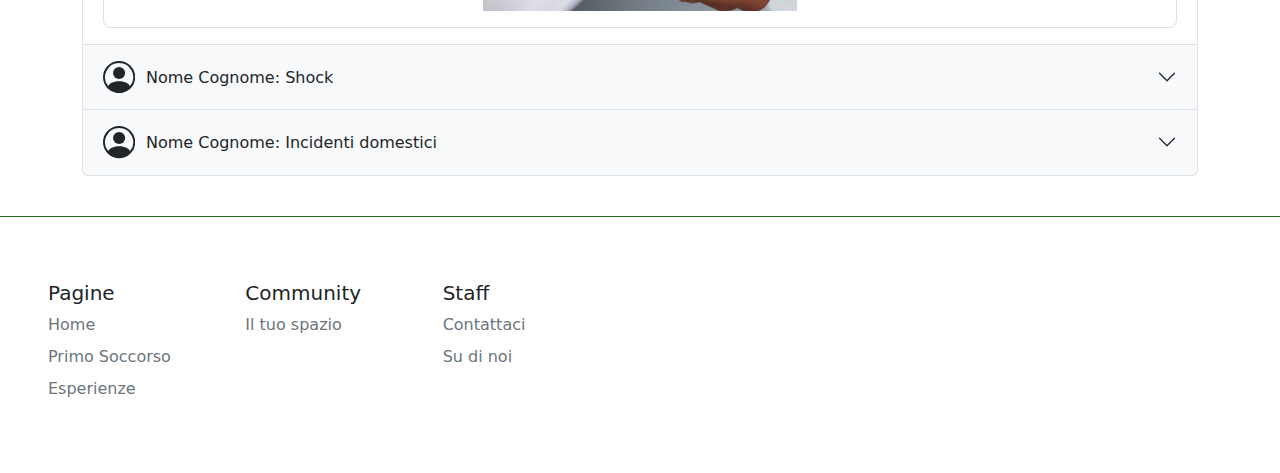
<file: DomandeMain.html>
<html lang="en" dir="ltr">
  <head>
    <meta charset="utf-8">
    <title>Soccorso Consapevole</title>
    <link rel="shortcut icon" href="Media/logo.png"/>
    <link rel="stylesheet" href="scheme.css">
    <link rel="stylesheet" href="Bootstrap.css">
  </head>
  <body>
    <!-- Header del sito -->
    <header class="d-flex flex-wrap align-items-center justify-content-center justify-content-md-between p-3 mb-4 border-bottom">
      <a href="index.html" class="d-flex align-items-center col-md-3 mb-2 mb-md-0 text-dark text-decoration-none">
        <img class="rounded-lg-3" src="Media/logo.png" alt="80" width="80" margin = 50 alt="immagine che rappresenta il nostro logo, una croce verde con sfondo bianco con all'interno un cuore sorretto 
        da una mano">
      </a>
        <ul class="nav nav-pills">
          <li class="nav-item"><a href="index.html" class="nav-link" aria-current="page">Home</a></li>
          <li class="nav-item"><a href="primosoccorso.html" class="nav-link">Primo Soccorso</a></li>
          <li class="nav-item"><a href="esperienze.html" class="nav-link">Esperienze</a></li>
          <li class="nav-item"><a href="DomandeMain.html" class="nav-link active">Domande</a></li>
          <li class="nav-item"><a href="iltuospazio.html" class="nav-link ">Il tuo spazio</a></li>
          <li class="nav-item"><a href="contattaci.html" class="nav-link">Contattaci</a></li>
          <li class="nav-item"><a href="aboutus.html" class="nav-link">Su di noi</a></li>
        </ul>
        </div>
      </header>








      <!-- Sezione per la gestione della visione delle domande e le relative risposte per gli utenti non registrati.-->
      <div class="container">
        <div class="row">
          <div class="col-sm-12 mb-3">
            <div class="container">
              <h2>Ricerca la tua domanda di seguito:</h2>
            <form role="search mt-2">
              <input class="form-control" type="search" placeholder="Search" aria-label="Search">
            </form>
          <button type="button" class="btn btn-primary"> Cerca </button>
            </div>
          </div>
          <div class="col-sm-12">
      <div class="accordion" id="accordionExample" style="display: inline-table;">
        <div class="accordion-item">
          <h2 class="accordion-header" id="headingOne">
            <button class="accordion-button" type="button" data-bs-toggle="collapse" data-bs-target="#collapseOne" aria-expanded="true" aria-controls="collapseOne">
              <svg xmlns="http://www.w3.org/2000/svg" width="3%" height="3%" fill="currentColor" class="bi bi-person-circle" viewBox="0 0 16 16" style="margin-right: 1%;" alt="Foto profilo">
                <path d="M11 6a3 3 0 1 1-6 0 3 3 0 0 1 6 0z"/>
                <path fill-rule="evenodd" d="M0 8a8 8 0 1 1 16 0A8 8 0 0 1 0 8zm8-7a7 7 0 0 0-5.468 11.37C3.242 11.226 4.805 10 8 10s4.757 1.225 5.468 2.37A7 7 0 0 0 8 1z"/>
              </svg>
               Nome Cognome: Infezioni
            </button>
          </h2>
          <div id="collapseOne" class="accordion-collapse collapse show" aria-labelledby="headingOne" data-bs-parent="#accordionExample">
            <div class="accordion-body">
              <p>
              Come si deve intervenire in caso di una ferita profonda per evitare infezioni e facilitare la guarigione?<br>
              </p>
              <img src="Media/ferita.jpg" width="30%" height="30%" alt="" class="img-fluid center mt-3" alt="Fotografia di un dito tagliato">
              <label for="exampleFormControlTextarea1" class="form-label">
                <svg xmlns="http://www.w3.org/2000/svg" width="5%" height="5%" fill="currentColor" class="bi bi-person-circle" viewBox="0 0 16 16" alt="Foto profilo">
                    <path d="M11 6a3 3 0 1 1-6 0 3 3 0 0 1 6 0z"/>
                    <path fill-rule="evenodd" d="M0 8a8 8 0 1 1 16 0A8 8 0 0 1 0 8zm8-7a7 7 0 0 0-5.468 11.37C3.242 11.226 4.805 10 8 10s4.757 1.225 5.468 2.37A7 7 0 0 0 8 1z"/>
                  </svg>
                Nome Cognome: Risposta</label>
            <div class="container mt-2 border rounded-3">
                <h4>Ecco a te alcuni consigli:</h4>
              <ul>
             <li>Pulire la ferita: Lavare la ferita con acqua corrente tiepida e sapone delicato per rimuovere la sporcizia e i batteri.
              È importante rimuovere eventuali detriti o oggetti estranei che potrebbero rimanere nella ferita.</li>

             <li>Disinfettare la ferita: Applicare una soluzione disinfettante sulla ferita per uccidere eventuali batteri rimasti.
              L'uso di alcol o perossido di idrogeno può rallentare la guarigione, quindi è meglio utilizzare un'opzione più delicata come soluzione salina o
              clorexidina.</li>

              <li> Coprire la ferita: Coprire la ferita con una medicazione sterile o un cerotto per proteggere la ferita e prevenire ulteriori infezioni.</li>

             <li>Cambiare la medicazione: Cambiare la medicazione almeno una volta al giorno o più spesso se la medicazione diventa bagnata o sporca.</li>

             <li>Monitorare la ferita: Controllare regolarmente la ferita per eventuali segni di infezione come rossore, gonfiore, calore, pus o dolore. Se questi sintomi si presentano, consultare un medico.</li>

              <li>Mantenere la ferita pulita e asciutta: Evitare di bagnare la ferita mentre si fa la doccia o il bagno e asciugare delicatamente la ferita dopo averla pulita.</li>

               <li>Evitare di toccare la ferita con le mani non lavate o oggetti sporchi: questo può portare a infezioni.</li>

              <li>Prendersi cura della propria salute generale: Mangiare una dieta sana, bere molta acqua, riposare adeguatamente e evitare comportamenti a rischio per prevenire infezioni e favorire una rapida guarigione.</li>
              </ul>
              <img src="Media/medicazione.png" width="30%" height="30%" alt="" class="img-fluid center mb-3" alt="Fotografia della medicazione di una ferita">
            </div>
            </div>
              
          </div>
        </div>







        <div class="accordion-item">
          <h2 class="accordion-header" id="headingTwo">
            <button class="accordion-button collapsed" type="button" data-bs-toggle="collapse" data-bs-target="#collapseTwo" aria-expanded="false" aria-controls="collapseTwo">
              <svg xmlns="http://www.w3.org/2000/svg" width="3%" height="3%" fill="currentColor" class="bi bi-person-circle" viewBox="0 0 16 16" style="margin-right: 1%;" alt="Foto profilo">
                <path d="M11 6a3 3 0 1 1-6 0 3 3 0 0 1 6 0z"/>
                <path fill-rule="evenodd" d="M0 8a8 8 0 1 1 16 0A8 8 0 0 1 0 8zm8-7a7 7 0 0 0-5.468 11.37C3.242 11.226 4.805 10 8 10s4.757 1.225 5.468 2.37A7 7 0 0 0 8 1z"/>
              </svg> Nome Cognome: Shock
            </button>
          </h2>
          <div id="collapseTwo" class="accordion-collapse collapse" aria-labelledby="headingTwo" data-bs-parent="#accordionExample">
            <div class="accordion-body">
              <p>Come si deve gestire una persona che sta andando in shock e quali sono i segnali di avvertimento?</p>
              <label for="exampleFormControlTextarea1" class="form-label">
                <svg xmlns="http://www.w3.org/2000/svg" width="5%" height="5%" fill="currentColor" class="bi bi-person-circle" viewBox="0 0 16 16" style="margin-left: 4%;" alt="Foto profilo">
                    <path d="M11 6a3 3 0 1 1-6 0 3 3 0 0 1 6 0z"/>
                    <path fill-rule="evenodd" d="M0 8a8 8 0 1 1 16 0A8 8 0 0 1 0 8zm8-7a7 7 0 0 0-5.468 11.37C3.242 11.226 4.805 10 8 10s4.757 1.225 5.468 2.37A7 7 0 0 0 8 1z"/>
                  </svg>
                Nome Cognome: Risposta</label>
              <div class="container border rounded-3">
                Lo shock è una grave condizione medica in cui il flusso sanguigno e l'ossigeno sono ridotti a livello critico nell'organismo, causando
                un'insufficienza di ossigeno ai tessuti vitali. È importante agire rapidamente per prevenire danni permanenti o persino la morte.
                <br>I segnali di avvertimento che qualcuno potrebbe essere in shock includono:
                <ul>
                  <li>Pelle fredda, pallida e umida</li>
                  <li>Sudorazione profusa</li>
                  <li>Respirazione rapida e superficiale</li>
                  <li>Battito cardiaco rapido e debole</li>
                  <li>Confusione mentale o irritabilità</li>
                  <li>Nausea o vomito</li>
                  <li>Riduzione della quantità di urine prodotta</li>
                </ul>
                Se si sospetta che qualcuno stia andando in shock, è importante agire immediatamente. Ecco alcuni suggerimenti su come gestire una persona che sta andando in shock:
                <ul>
                  <li>Allertare il personale medico: Chiamare immediatamente i soccorsi o portare la persona in ospedale.</li>
                  <li>Mantenere la persona calma e a riposo: Posizionare la persona in posizione supina con le gambe sollevate leggermente sopra il livello del cuore, se possibile.</li>
                  <li>Mantenere la persona al caldo: Coprire la persona con una coperta o un capo di abbigliamento per mantenere il calore corporeo.</li>
                  <li>Monitorare i segni vitali: Misurare la frequenza cardiaca e respiratoria e la pressione sanguigna della persona, e tenere traccia della quantità di urine prodotta.</li>
                  <li>Non dare da bere o da mangiare: La persona non dovrebbe mangiare o bere nulla finché non viene valutata da un medico.</li>
                </ul>
                In generale, è importante agire rapidamente se si sospetta che qualcuno stia andando in shock, e chiamare immediatamente i soccorsi o portare la persona in o
              </div>
            </div>
            
          </div>
        </div>





        <div class="accordion-item mb-4">
          <h2 class="accordion-header" id="headingThree">
            <button class="accordion-button collapsed" type="button" data-bs-toggle="collapse" data-bs-target="#collapseThree" aria-expanded="false" aria-controls="collapseThree">
              <svg xmlns="http://www.w3.org/2000/svg" width="3%" height="3%" fill="currentColor" class="bi bi-person-circle" viewBox="0 0 16 16" style="margin-right: 1%;" alt="Foto profilo">
                <path d="M11 6a3 3 0 1 1-6 0 3 3 0 0 1 6 0z"/>
                <path fill-rule="evenodd" d="M0 8a8 8 0 1 1 16 0A8 8 0 0 1 0 8zm8-7a7 7 0 0 0-5.468 11.37C3.242 11.226 4.805 10 8 10s4.757 1.225 5.468 2.37A7 7 0 0 0 8 1z"/>
              </svg> Nome Cognome: Incidenti domestici
            </button>
          </h2>
          <div id="collapseThree" class="accordion-collapse collapse" aria-labelledby="headingThree" data-bs-parent="#accordionExample">
            <div class="accordion-body">
              <p>Quali sono i principali fattori di rischio e le misure preventive per prevenire gli incidenti domestici e intervenire tempestivamente in caso di emergenza?</p>
              <label for="exampleFormControlTextarea1" class="form-label">
                <svg xmlns="http://www.w3.org/2000/svg" width="5%" height="5%" fill="currentColor" class="bi bi-person-circle" viewBox="0 0 16 16" style="margin-left: 4%;" alt="Foto profilo">
                    <path d="M11 6a3 3 0 1 1-6 0 3 3 0 0 1 6 0z"/>
                    <path fill-rule="evenodd" d="M0 8a8 8 0 1 1 16 0A8 8 0 0 1 0 8zm8-7a7 7 0 0 0-5.468 11.37C3.242 11.226 4.805 10 8 10s4.757 1.225 5.468 2.37A7 7 0 0 0 8 1z"/>
                  </svg>
                Nome Cognome: Risposta</label>
            <br>
              <div class="container border rounded-3">
                Le cause possono essere molteplici e degli incidenti domestici possono accadere a tutti, ecco alcune misure di prevenzione:
            <ul>
              <li>Mantenere la casa pulita e ben organizzata, con gli oggetti disposti in modo ordinato e il pavimento libero da ostacoli.</li>
              <li>Installare una buona illuminazione in casa, con luce naturale e artificiale.</li>
              <li>Fare attenzione quando si usano scale o si lavora su un'altezza elevata.</li>
              <li>Sostituire o riparare immediatamente oggetti rotti o non funzionanti.</li>
              <li>Conservare i prodotti chimici e gli materiali infiammabili in modo sicuro e corretto.</li>
              <li>Utilizzare correttamente le apparecchiature elettroniche.</li>
            </ul>
              In caso di emergenza, è importante intervenire tempestivamente. Ecco alcune azioni che possono essere adottate in caso di emergenza:
              <ul>
                <li>Mantenere la calma e chiamare subito i soccorsi.</li>
                <li>Se possibile, spegnere la fonte dell'emergenza, ad esempio un incendio o una perdita di gas.</li>
                <li>Evacuare rapidamente la casa, se necessario.</li>
                <li>Assicurarsi che gli altri membri della famiglia o gli ospiti siano al sicuro.</li>
                <li>Fornire cure di primo soccorso, se necessario, come la RCP (Rianimazione Cardio Polmonare) o il controllo del sanguinamento.</li>
              </ul>
              </div>
            </div>
            
          </div>
        </div>
      </div>
            
      </div>

      </div>
    </div>























  <!-- Bottone per la compilazione automatica del numero 118-->
    <a href="tel:118" type="button" class="btn btn-primary btn-floating btn-lg rounded-5" id="btn-telephone" style="display: block;">
      <svg xmlns="http://www.w3.org/2000/svg" width="16" height="16" fill="currentColor" class="bi bi-telephone-outbound-fill" viewBox="0 0 16 16">
        <path fill-rule="evenodd" d="M1.885.511a1.745 1.745 0 0 1 2.61.163L6.29 2.98c.329.423.445.974.315 1.494l-.547 2.19a.678.678 0 0 0 .178.643l2.457 2.457a.678.678 0 0 0 .644.178l2.189-.547a1.745 1.745 0 0 1 1.494.315l2.306 1.794c.829.645.905 1.87.163 2.611l-1.034 1.034c-.74.74-1.846 1.065-2.877.702a18.634 18.634 0 0 1-7.01-4.42 18.634 18.634 0 0 1-4.42-7.009c-.362-1.03-.037-2.137.703-2.877L1.885.511zM11 .5a.5.5 0 0 1 .5-.5h4a.5.5 0 0 1 .5.5v4a.5.5 0 0 1-1 0V1.707l-4.146 4.147a.5.5 0 0 1-.708-.708L14.293 1H11.5a.5.5 0 0 1-.5-.5z"/>
      </svg>
    </a>
    <!-- Footer del sito.-->
    <hr>
<footer class="p-5">
  
  <div class="row gx-0">
    <div class="col-6 col-md-2 mb-3">
      <h5> Pagine</h5>
      <ul class="nav flex-column">
        <li class="nav-item mb-2"><a href="index.html" class="nav-link p-0 text-muted">Home</a></li>
        <li class="nav-item mb-2"><a href="primosoccorso.html" class="nav-link p-0 text-muted">Primo Soccorso</a></li>
        <li class="nav-item mb-2"><a href="esperienze.html" class="nav-link p-0 text-muted">Esperienze</a></li>
      </ul>
    </div>
    <div class="col-6 col-md-2 mb-3">
      <h5>Community</h5>
      <ul class="nav flex-column">
        <li class="nav-item mb-2"><a href="iltuospazio.html" class="nav-link p-0 text-muted">Il tuo spazio</a></li>
      </ul>
    </div>
    <div class="col-6 col-md-2 mb-3">
      <h5>Staff</h5>
      <ul class="nav flex-column">
        <li class="nav-item mb-2"><a href="contattaci.html" class="nav-link p-0 text-muted">Contattaci</a></li>
        <li class="nav-item mb-2"><a href="aboutus.html" class="nav-link p-0 text-muted">Su di noi</a></li>
      </ul>
    </div>
</div>
</footer>
    </body>
    <script src="code.js" charset="utf-8"></script>
    <script src="bootstrap.js" charset="utf-8"></script>
    </html>
</file>
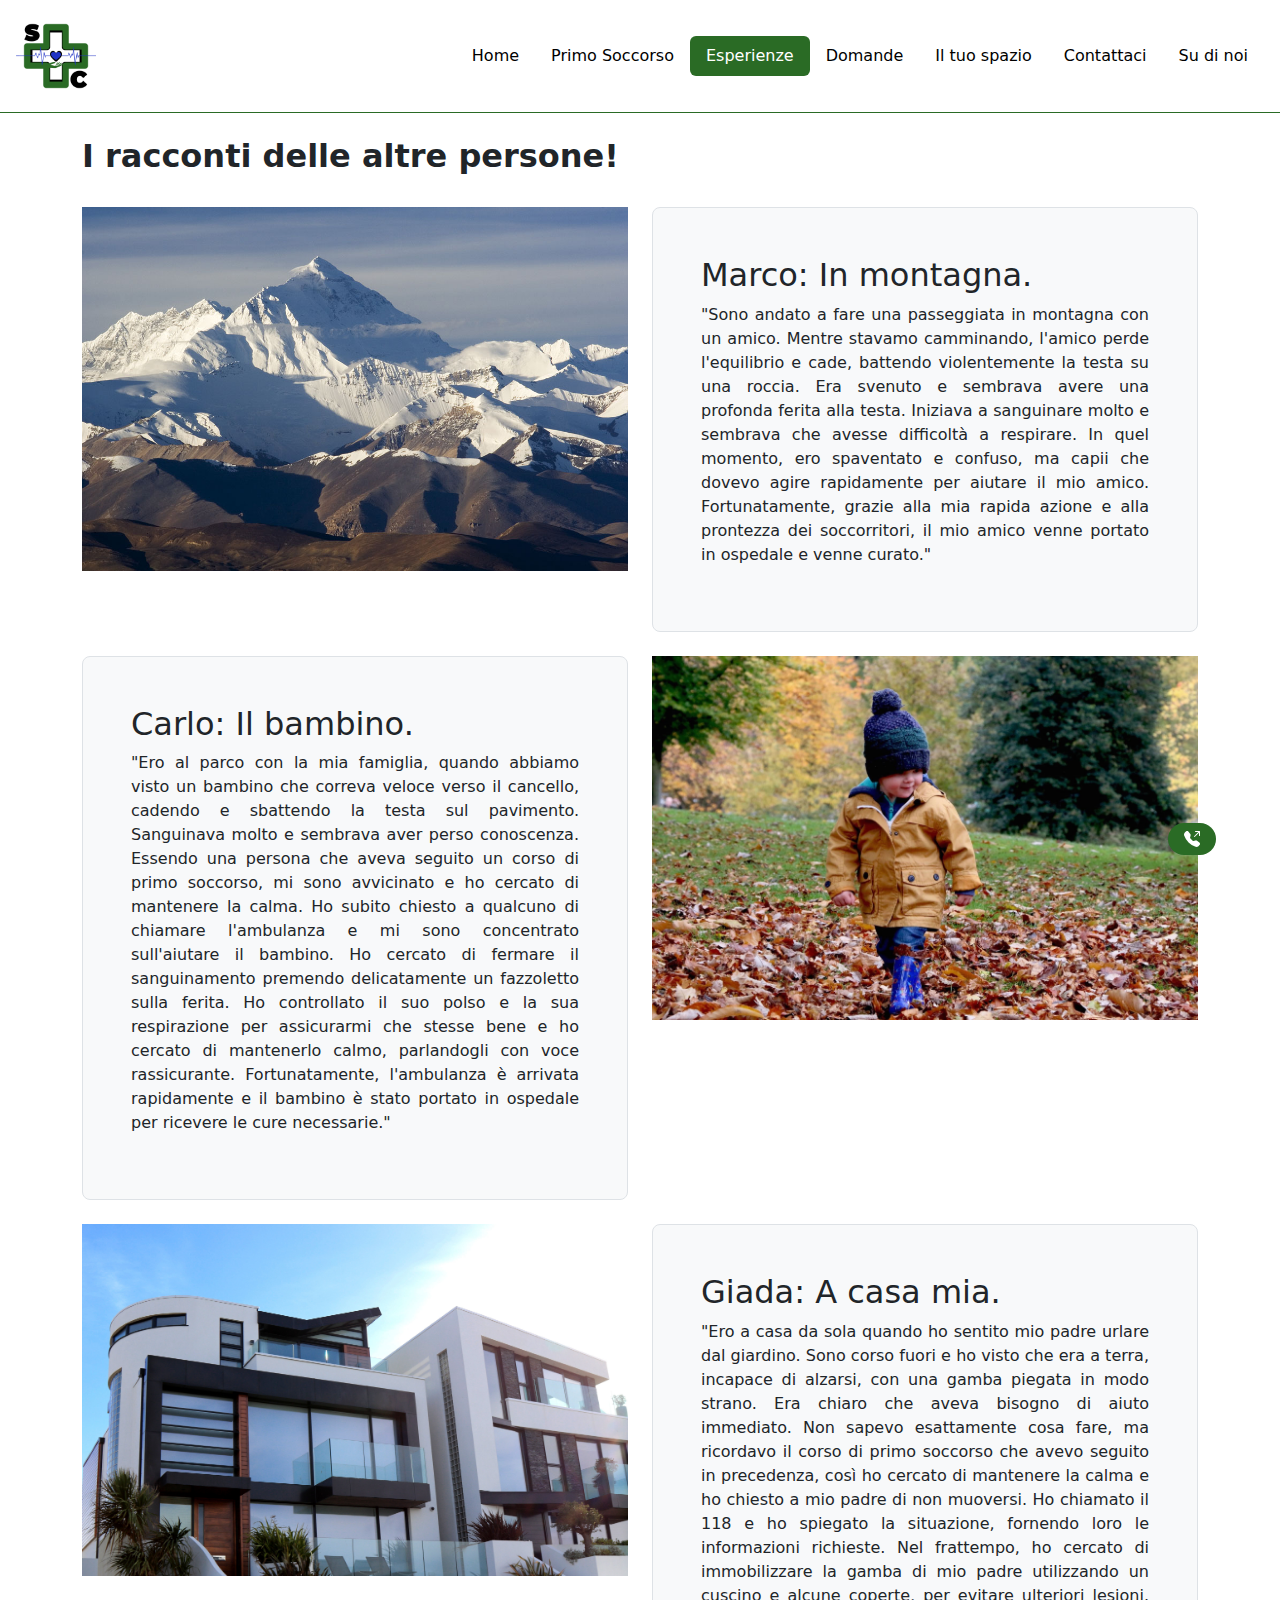
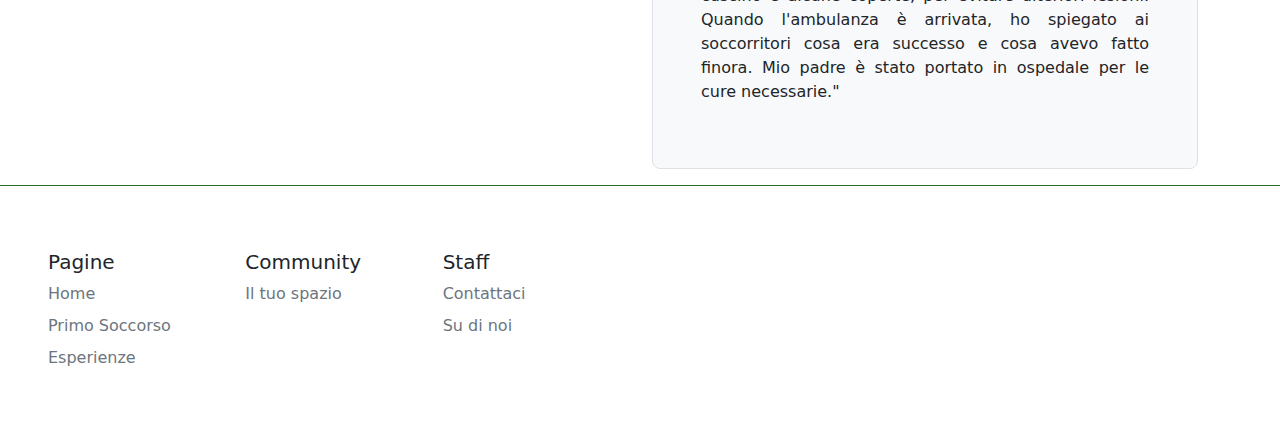
<file: esperienze.html>
<html lang="en" dir="ltr">
  <head>
    <meta charset="utf-8">
    <title>Soccorso Consapevole</title>
    <link rel="shortcut icon" href="Media/logo.png"/>
    <link rel="stylesheet" href="scheme.css">
    <link rel="stylesheet" href="Bootstrap.css">
  </head>
  <body>

<!-- header del sito  -->
    <header class="d-flex flex-wrap align-items-center justify-content-center justify-content-md-between p-3 mb-4 border-bottom">
      <a href="index.html" class="d-flex align-items-center col-md-3 mb-2 mb-md-0 text-dark text-decoration-none">
        <img class="rounded-lg-3" src="Media/logo.png" alt="80" width="80" margin = 50>
      </a>
      <ul class="nav nav-pills">
        <li class="nav-item"><a href="index.html" class="nav-link" aria-current="page">Home</a></li>
        <li class="nav-item"><a href="primosoccorso.html" class="nav-link">Primo Soccorso</a></li>
        <li class="nav-item"><a href="esperienze.html" class="nav-link active">Esperienze</a></li>
        <li class="nav-item"><a href="DomandeMain.html" class="nav-link">Domande</a></li>
        <li class="nav-item"><a href="iltuospazio.html" class="nav-link">Il tuo spazio</a></li>
        <li class="nav-item"><a href="contattaci.html" class="nav-link">Contattaci</a></li>
        <li class="nav-item"><a href="aboutus.html" class="nav-link">Su di noi</a></li>
      </ul>
      </div>
    </header>






    <!-- Scirtta iniziale del sito -->

    <div class="container">
      <div class="row">
        <h2><b>I racconti delle altre persone! </b></h2>
      </div>
      <br>
      <div class="row">
        <!-- Rappresentazione delle esperienze con la parte testuale e le relative immagini -->
          <div class="col-md-12 col-sm-12 col-lg-6" >
            <img src="Media/IMG_2124_Everest.jpg" class="img-fluid" width="100%" height="88%" class="rounded" alt="Fotografia del monte everest">
          </div>
          <div class="col-md-12 col-sm-12 col-lg-6">
            <div class=" p-5 bg-light border rounded-3 h-100">
              <h2>Marco: In montagna.</h2>
              <p>
                "Sono andato a fare una passeggiata in montagna con un amico. Mentre stavamo camminando, l'amico perde l'equilibrio e cade, battendo violentemente la
                testa su una roccia. Era svenuto e sembrava avere una profonda ferita alla testa. Iniziava a sanguinare molto e sembrava che avesse difficoltà a respirare.
                In quel momento, ero spaventato e confuso, ma capii che dovevo agire rapidamente per aiutare il mio amico.
                Fortunatamente, grazie alla mia rapida azione e alla prontezza dei soccorritori, il mio amico venne portato in ospedale e venne curato."
              </p>
            </div>
          </div>
      </div>
      <br>
      <div class="row">
        <div class=" col-md-12 col-sm-12 col-lg-6">
          <div class="p-5 bg-light border rounded-3 h-100">
            <h2>Carlo: Il bambino.</h2>
            <p>
            "Ero al parco con la mia famiglia, quando abbiamo visto un bambino che correva veloce verso il cancello, cadendo e sbattendo la testa sul pavimento. Sanguinava molto e sembrava aver perso conoscenza.

            Essendo una persona che aveva seguito un corso di primo soccorso, mi sono avvicinato e ho cercato di mantenere la calma. Ho subito chiesto a qualcuno di chiamare l'ambulanza e mi sono concentrato sull'aiutare il bambino.

            Ho cercato di fermare il sanguinamento premendo delicatamente un fazzoletto sulla ferita. Ho controllato il suo polso e la sua respirazione per assicurarmi che stesse bene e ho cercato di mantenerlo calmo, parlandogli con voce rassicurante.

            Fortunatamente, l'ambulanza è arrivata rapidamente e il bambino è stato portato in ospedale per ricevere le cure necessarie."
            </p>
          </div>
        </div>
        <div class=" col-md-12 col-sm-12 col-lg-6">
          <img src="Media/bambinoalparco.jpg" class="img-fluid" width="100%" height="100%" class="rounded" alt="Fotografia di un bambino">
        </div>
      </div>
      <br>
    <div class="row">
      <div class="col-md-12 col-sm-12 col-lg-6">
        <img src="Media/Casa.jpg" class="img-fluid" width="100%" height="100%" class="rounded" alt="Fotografia di una casa">
      </div>
      <div class=" col-md-12 col-sm-12 col-lg-6">
        <div class="p-5 bg-light border rounded-3 h-100">
          <h2> Giada: A casa mia.
          </h2>
          <p>
          "Ero a casa da sola quando ho sentito mio padre urlare dal giardino. Sono corso fuori e ho visto che era a terra, incapace di alzarsi, con una gamba piegata in modo strano. Era chiaro che aveva bisogno di aiuto immediato.

          Non sapevo esattamente cosa fare, ma ricordavo il corso di primo soccorso che avevo seguito in precedenza, così ho cercato di mantenere la calma e ho chiesto a mio padre di non muoversi.

          Ho chiamato il 118 e ho spiegato la situazione, fornendo loro le informazioni richieste. Nel frattempo, ho cercato di immobilizzare la gamba di mio padre utilizzando un cuscino e alcune coperte, per evitare ulteriori lesioni.

          Quando l'ambulanza è arrivata, ho spiegato ai soccorritori cosa era successo e cosa avevo fatto finora. Mio padre è stato portato in ospedale per le cure necessarie."
          </p>
        </div>
      </div>
    </div>
    </div>









 <!-- Bottone per la compilazione automatica del numero 118 -->
    <a href="tel:118" type="button" class="btn btn-primary btn-floating btn-lg rounded-5 border-0" id="btn-telephone" style="display: block;">
      <svg xmlns="http://www.w3.org/2000/svg" width="16" height="16" fill="currentColor" class="bi bi-telephone-outbound-fill" viewBox="0 0 16 16">
        <path fill-rule="evenodd" d="M1.885.511a1.745 1.745 0 0 1 2.61.163L6.29 2.98c.329.423.445.974.315 1.494l-.547 2.19a.678.678 0 0 0 .178.643l2.457 2.457a.678.678 0 0 0 .644.178l2.189-.547a1.745 1.745 0 0 1 1.494.315l2.306 1.794c.829.645.905 1.87.163 2.611l-1.034 1.034c-.74.74-1.846 1.065-2.877.702a18.634 18.634 0 0 1-7.01-4.42 18.634 18.634 0 0 1-4.42-7.009c-.362-1.03-.037-2.137.703-2.877L1.885.511zM11 .5a.5.5 0 0 1 .5-.5h4a.5.5 0 0 1 .5.5v4a.5.5 0 0 1-1 0V1.707l-4.146 4.147a.5.5 0 0 1-.708-.708L14.293 1H11.5a.5.5 0 0 1-.5-.5z"/>
      </svg>
    </a>
    <!-- Footer del sito -->
    <hr>
    <footer class="p-5">
      <div class="row gx-0">
        <div class="col-6 col-md-2 mb-3">
          <h5> Pagine</h5>
          <ul class="nav flex-column">
            <li class="nav-item mb-2"><a href="index.html" class="nav-link p-0 text-muted">Home</a></li>
            <li class="nav-item mb-2"><a href="primosoccorso.html" class="nav-link p-0 text-muted">Primo Soccorso</a></li>
            <li class="nav-item mb-2"><a href="esperienze.html" class="nav-link p-0 text-muted">Esperienze</a></li>
          </ul>
        </div>
        <div class="col-6 col-md-2 mb-3">
          <h5>Community</h5>
          <ul class="nav flex-column">
            <li class="nav-item mb-2"><a href="iltuospazio.html" class="nav-link p-0 text-muted">Il tuo spazio</a></li>
          </ul>
        </div>
        <div class="col-6 col-md-2 mb-3">
          <h5>Staff</h5>
          <ul class="nav flex-column">
            <li class="nav-item mb-2"><a href="contattaci.html" class="nav-link p-0 text-muted">Contattaci</a></li>
            <li class="nav-item mb-2"><a href="aboutus.html" class="nav-link p-0 text-muted">Su di noi</a></li>
          </ul>
        </div>
    </div>
    </footer>
    </body>
    <script src="code.js" charset="utf-8"></script>
    <script src="bootstrap.js" charset="utf-8"></script>
    </html>
</file>
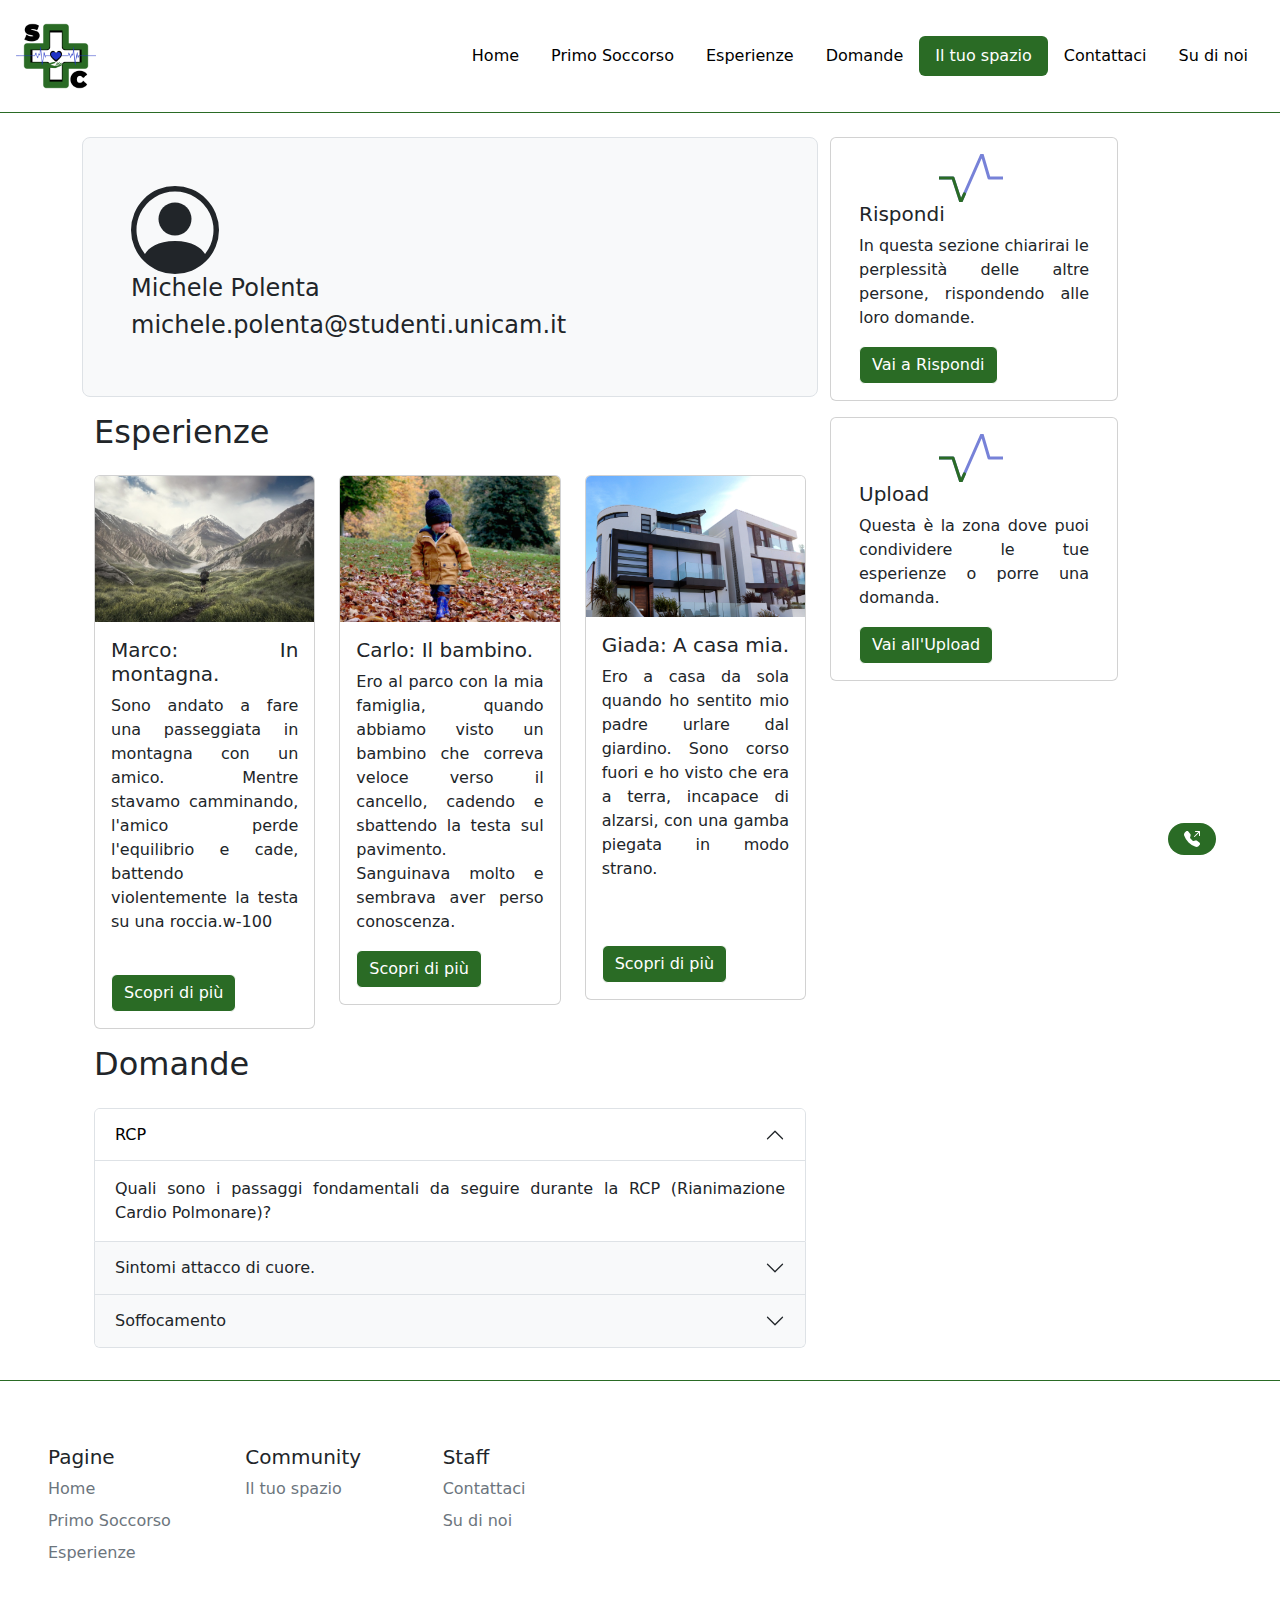
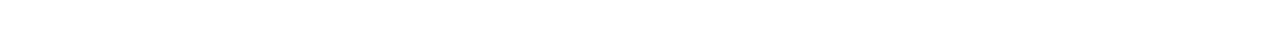
<file: homeiltuospazio.html>
<html lang="en" dir="ltr">
  <head>
    <meta charset="utf-8">
    <title>Soccorso Consapevole</title>
    <link rel="shortcut icon" href="Media/logo.png"/>
    <link rel="stylesheet" href="scheme.css">
    <link rel="stylesheet" href="Bootstrap.css">
  </head>
  <body>

<!-- header del sito  -->
    <header class="d-flex flex-wrap align-items-center justify-content-center justify-content-md-between p-3 mb-4 border-bottom">
      <a href="index.html" class="d-flex align-items-center col-md-3 mb-2 mb-md-0 text-dark text-decoration-none">
        <img class="rounded-lg-3" src="Media/logo.png" alt="80" width="80" margin = 50 alt="immagine che rappresenta il nostro logo, una croce verde con sfondo bianco con all'interno un cuore sorretto 
        da una mano">
      </a>
      <ul class="nav nav-pills">
        <li class="nav-item"><a href="index.html" class="nav-link" aria-current="page">Home</a></li>
        <li class="nav-item"><a href="primosoccorso.html" class="nav-link">Primo Soccorso</a></li>
        <li class="nav-item"><a href="esperienze.html" class="nav-link">Esperienze</a></li>
        <li class="nav-item"><a href="DomandeMain.html" class="nav-link">Domande</a></li>
        <li class="nav-item"><a href="iltuospazio.html" class="nav-link active">Il tuo spazio</a></li>
        <li class="nav-item"><a href="contattaci.html" class="nav-link">Contattaci</a></li>
        <li class="nav-item"><a href="aboutus.html" class="nav-link">Su di noi</a></li>
      </ul>
      </div>
    </header>

    <!-- Credenziali iniziali utente-->
    <div class="container">
        <div class="row">
            <div class="col-md-8 col-sm-12 mb-3">
                <div class="p-5 bg-light border rounded-3">
                    <div class="row">
                        <div class="col-md-4 w-100">
                            <svg xmlns="http://www.w3.org/2000/svg" width="88" height="88" fill="currentColor" class="bi bi-person-circle" viewBox="0 0 16 16">
                                <path d="M11 6a3 3 0 1 1-6 0 3 3 0 0 1 6 0z"/>
                                <path fill-rule="evenodd" d="M0 8a8 8 0 1 1 16 0A8 8 0 0 1 0 8zm8-7a7 7 0 0 0-5.468 11.37C3.242 11.226 4.805 10 8 10s4.757 1.225 5.468 2.37A7 7 0 0 0 8 1z"/>
                              </svg>
                        </div>
                        <div class="col-md-8">
                            <h4>Michele Polenta</h4>
                            <h4>michele.polenta@studenti.unicam.it</h4>
                        </div>
                        <br>
                    </div>
                  </div>
                  <!-- Sezione con la rappresentazione riassuntiva delle esperienze caricate tramite oggetti card-->
                  <div class="container">
                    <div class="row">
                      <div class="mb-3 mt-3">
                        <h2>Esperienze</h2>
                      </div>
                        <div class="col-md-6 col-sm-6 col-lg-4">
                            <div class="card">
                                <img src="Media/montagna.jpg" class="card-img-top" alt="Foto di un uomo in mezzo alle montagne">
                                <div class="card-body">
                                  <h5 class="card-title">Marco: In montagna.</h5>
                                  <p class="card-text">Sono andato a fare una passeggiata in montagna con un amico. Mentre stavamo camminando, l'amico perde l'equilibrio
                                    e cade, battendo violentemente la
                                    testa su una roccia.w-100
                                  </p>
                                  <br>
                                  <a href="esperienze.html" class="btn btn-primary">Scopri di più</a>
                                </div>
                              </div>
                        </div>
                        <div class="col-md-6 col-sm-6 col-lg-4">
                            <div class="card">
                                <img src="Media/bambinoalparco.jpg" class="card-img-top" alt="Foto di un bambino">
                                <div class="card-body">
                                  <h5 class="card-title">Carlo: Il bambino.</h5>
                                  <p class="card-text">Ero al parco con la mia famiglia, quando abbiamo visto un bambino che correva veloce verso il cancello, cadendo e
                                    sbattendo la testa sul pavimento. Sanguinava molto e sembrava aver perso conoscenza.</p>
                                  <a href="esperienze.html" class="btn btn-primary">Scopri di più</a>
                                </div>
                              </div>
                        </div>
                        <div class="col-md-6 col-sm-6 col-lg-4">
                            <div class="card">
                                <img src="Media/Casa.jpg" class="card-img-top" alt="Foto di una casa">
                                <div class="card-body">
                                  <h5 class="card-title">Giada: A casa mia.</h5>
                                  <p class="card-text">Ero a casa da sola quando ho sentito mio padre urlare dal giardino. Sono corso fuori e ho visto che era
                                     a terra, incapace di alzarsi, con una gamba piegata in modo strano. </p>
                                     <br><br>
                                  <a href="esperienze.html" class="btn btn-primary">Scopri di più</a>
                                </div>
                              </div>
                        </div>

                    </div>
                    <!-- Sezione per la rappresentazione delle domande tramite oggetti accordion-->
                    <div class="row">
                      <div class="mb-3 mt-3">
                        <h2>Domande </h2>
                      </div>
                        <div class="accordion" id="accordionPanelsStayOpenExample">
                            <div class="accordion-item">
                              <h2 class="accordion-header" id="panelsStayOpen-headingOne">
                                <button class="accordion-button" type="button" data-bs-toggle="collapse" data-bs-target="#panelsStayOpen-collapseOne" aria-expanded="true" aria-controls="panelsStayOpen-collapseOne">
                                  RCP
                                </button>
                              </h2>
                              <div id="panelsStayOpen-collapseOne" class="accordion-collapse collapse show" aria-labelledby="panelsStayOpen-headingOne">
                                <div class="accordion-body">
                                  Quali sono i passaggi fondamentali da seguire durante la RCP (Rianimazione Cardio Polmonare)?
                                </div>
                              </div>
                            </div>
                            <div class="accordion-item">
                              <h2 class="accordion-header" id="panelsStayOpen-headingTwo">
                                <button class="accordion-button collapsed" type="button" data-bs-toggle="collapse" data-bs-target="#panelsStayOpen-collapseTwo" aria-expanded="false" aria-controls="panelsStayOpen-collapseTwo">
                                  Sintomi attacco di cuore.
                                </button>
                              </h2>
                              <div id="panelsStayOpen-collapseTwo" class="accordion-collapse collapse" aria-labelledby="panelsStayOpen-headingTwo">
                                <div class="accordion-body">
                                  Quali sono i principali sintomi di un attacco di cuore e come si deve agire in caso di emergenza?
                                </div>
                              </div>
                            </div>
                            <div class="accordion-item">
                              <h2 class="accordion-header" id="panelsStayOpen-headingThree">
                                <button class="accordion-button collapsed" type="button" data-bs-toggle="collapse" data-bs-target="#panelsStayOpen-collapseThree" aria-expanded="false" aria-controls="panelsStayOpen-collapseThree">
                                  Soffocamento
                                </button>
                              </h2>
                              <div id="panelsStayOpen-collapseThree" class="accordion-collapse collapse" aria-labelledby="panelsStayOpen-headingThree">
                                <div class="accordion-body">
                                  Cosa bisogna fare se ci si trova di fronte ad una persona che sta soffocando e non riesce a respirare?
                                </div>
                              </div>
                            </div>
                          </div>

                    </div>
                  </div>
            </div>
            <div class="col-md-4 col-sm-12">
                <div class="row">
                  <div class="card mb-3" style="width: 18rem;">
                    <div class="card-body">
                        <div class="loading">
                            <svg width="64px" height="48px" style="margin-left: 80px;" alt="Battito cardiaco">
                                <polyline points="0.157 23.954, 14 23.954, 21.843 48, 43 0, 50 24, 64 24" id="back"></polyline>
                              <polyline points="0.157 23.954, 14 23.954, 21.843 48, 43 0, 50 24, 64 24" id="front"></polyline>
                            </svg>
                          </div>
                      <h5 class="card-title">Rispondi</h5>
                      <p class="card-text">In questa sezione chiarirai le <br> perplessità delle altre persone, rispondendo alle loro domande. </p>
                      <a href="domande.html" class="btn btn-primary">Vai a Rispondi</a>
                    </div>
                  </div>
                  </div>
                  <div class="row">
                    <div class="card mb-3" style="width: 18rem;">
                      <div class="card-body">
                        <div class="loading">
                            <svg width="64px" height="48px" style="margin-left: 80px;" alt="battito cardiaco">
                                <polyline points="0.157 23.954, 14 23.954, 21.843 48, 43 0, 50 24, 64 24" id="back"></polyline>
                              <polyline points="0.157 23.954, 14 23.954, 21.843 48, 43 0, 50 24, 64 24" id="front"></polyline>
                            </svg>
                          </div>
                        <h5 class="card-title">Upload</h5>
                        <p class="card-text">Questa è la zona dove puoi condividere le tue esperienze o porre una domanda.</p>
                        <a href="upload.html" class="btn btn-primary">Vai all'Upload
                        </a>
                      </div>
                    </div>
                    </div>
              </div>
            </div>
        </div>
    </div>






    <!--Bottone per la compilazione automatica del numero 118-->
    <a href="tel:118" type="button" class="btn btn-primary btn-floating btn-lg rounded-5 border-0" id="btn-telephone" style="display: block;">
      <svg xmlns="http://www.w3.org/2000/svg" width="16" height="16" fill="currentColor" class="bi bi-telephone-outbound-fill" viewBox="0 0 16 16">
        <path fill-rule="evenodd" d="M1.885.511a1.745 1.745 0 0 1 2.61.163L6.29 2.98c.329.423.445.974.315 1.494l-.547 2.19a.678.678 0 0 0 .178.643l2.457 2.457a.678.678 0 0 0 .644.178l2.189-.547a1.745 1.745 0 0 1 1.494.315l2.306 1.794c.829.645.905 1.87.163 2.611l-1.034 1.034c-.74.74-1.846 1.065-2.877.702a18.634 18.634 0 0 1-7.01-4.42 18.634 18.634 0 0 1-4.42-7.009c-.362-1.03-.037-2.137.703-2.877L1.885.511zM11 .5a.5.5 0 0 1 .5-.5h4a.5.5 0 0 1 .5.5v4a.5.5 0 0 1-1 0V1.707l-4.146 4.147a.5.5 0 0 1-.708-.708L14.293 1H11.5a.5.5 0 0 1-.5-.5z"/>
      </svg>
    </a>
    <!-- Footer del sito-->
    <hr>
    <footer class="p-5">
      <div class="row gx-0">
        <div class="col-6 col-md-2 mb-3">
          <h5> Pagine</h5>
          <ul class="nav flex-column">
            <li class="nav-item mb-2"><a href="index.html" class="nav-link p-0 text-muted">Home</a></li>
            <li class="nav-item mb-2"><a href="primosoccorso.html" class="nav-link p-0 text-muted">Primo Soccorso</a></li>
            <li class="nav-item mb-2"><a href="esperienze.html" class="nav-link p-0 text-muted">Esperienze</a></li>
          </ul>
        </div>
        <div class="col-6 col-md-2 mb-3">
          <h5>Community</h5>
          <ul class="nav flex-column">
            <li class="nav-item mb-2"><a href="iltuospazio.html" class="nav-link p-0 text-muted">Il tuo spazio</a></li>
          </ul>
        </div>
        <div class="col-6 col-md-2 mb-3">
          <h5>Staff</h5>
          <ul class="nav flex-column">
            <li class="nav-item mb-2"><a href="contattaci.html" class="nav-link p-0 text-muted">Contattaci</a></li>
            <li class="nav-item mb-2"><a href="aboutus.html" class="nav-link p-0 text-muted">Su di noi</a></li>
          </ul>
        </div>
    </div>
    </footer>
    </body>
    <script src="code.js" charset="utf-8"></script>
    <script src="bootstrap.js" charset="utf-8"></script>
    </html>
</file>
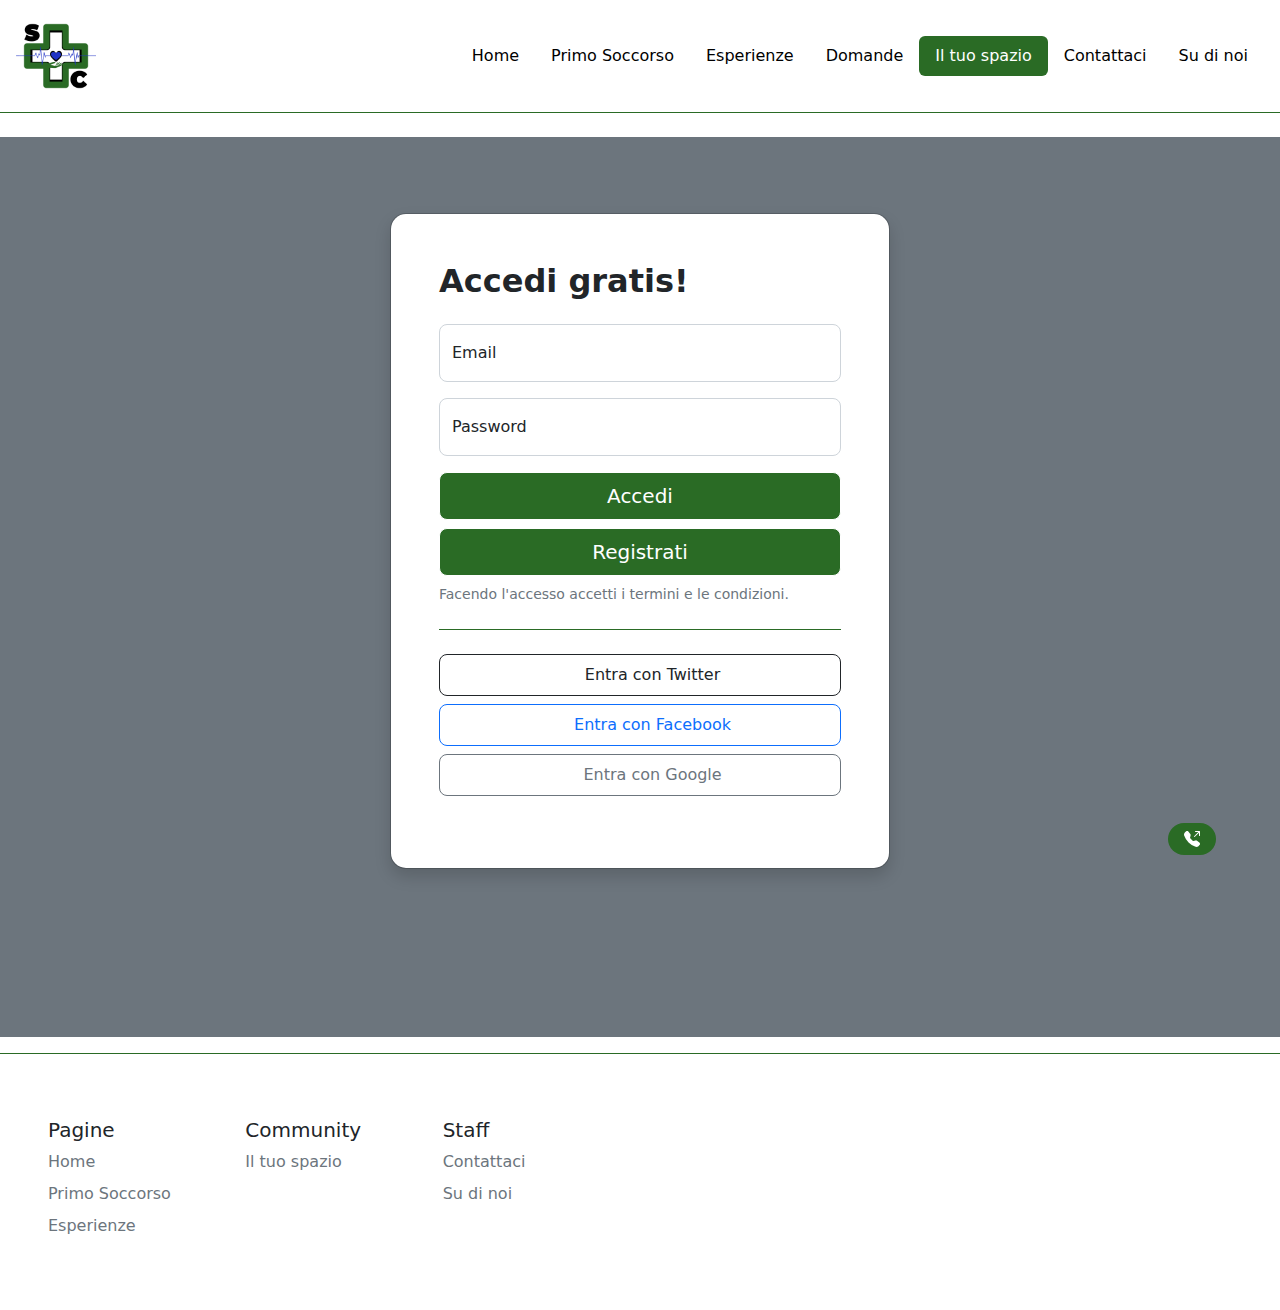
<file: iltuospazio.html>
<html lang="en" dir="ltr">
  <head>
    <meta charset="utf-8">
    <title>Soccorso Consapevole</title>
    <link rel="shortcut icon" href="Media/logo.png"/>
    <link rel="stylesheet" href="scheme.css">
    <link rel="stylesheet" href="Bootstrap.css">
  </head>
  <body>

<!-- header del sito  -->
    <header class="d-flex flex-wrap align-items-center justify-content-center justify-content-md-between p-3 mb-4 border-bottom">
      <a href="index.html" class="d-flex align-items-center col-md-3 mb-2 mb-md-0 text-dark text-decoration-none">
        <img class="rounded-lg-3" src="Media/logo.png" alt="80" width="80" margin = 50 alt="immagine che rappresenta il nostro logo, una croce verde con sfondo bianco con all'interno un cuore sorretto 
        da una mano">
      </a>
      <ul class="nav nav-pills">
        <li class="nav-item"><a href="index.html" class="nav-link" aria-current="page">Home</a></li>
        <li class="nav-item"><a href="primosoccorso.html" class="nav-link">Primo Soccorso</a></li>
        <li class="nav-item"><a href="esperienze.html" class="nav-link">Esperienze</a></li>
        <li class="nav-item"><a href="DomandeMain.html" class="nav-link">Domande</a></li>
        <li class="nav-item"><a href="iltuospazio.html" class="nav-link active">Il tuo spazio</a></li>
        <li class="nav-item"><a href="contattaci.html" class="nav-link">Contattaci</a></li>
        <li class="nav-item"><a href="aboutus.html" class="nav-link">Su di noi</a></li>
      </ul>
      </div>
    </header>




    <div class="modal modal-signin position-static d-block bg-secondary py-5" tabindex="-1" role="dialog" id="modalSignin">
      <div class="modal-dialog" role="document">
        <div class="modal-content rounded-4 shadow">
          <div class="modal-header p-5 pb-4 border-bottom-0">
            <h1 class="fw-bold mb-0 fs-2">Accedi gratis!</h1>
          </div>


          <!-- Form di compilazione per il login -->
          <div class="modal-body p-5 pt-0">
            <form class="" data-bitwarden-watching="1">
              <div class="form-floating mb-3">
                <input type="email" class="form-control rounded-3" id="floatingInput" placeholder="name@example.com">
                <label for="floatingInput">Email</label>
              </div>
              <div class="form-floating mb-3">
                <input type="password" class="form-control rounded-3" id="floatingPassword" placeholder="Password">
                <label for="floatingPassword">Password</label>
              </div>
              <a class="w-100 mb-2 btn btn-lg rounded-3 btn-primary" href="homeiltuospazio.html">Accedi</a></button>
              <a class="w-100 mb-2 btn btn-lg rounded-3 btn-primary" href="registrati.html">Registrati</a></button>
              <small class="text-muted">Facendo l'accesso accetti i termini e le condizioni.</small>
              <hr class="my-4">
              <a class="w-100 py-2 mb-2 btn btn-outline-dark rounded-3" href="homeiltuospazio.html">
                <svg class="bi me-1" width="16" height="16"><use xlink:href="#twitter"></use></svg>
                Entra con Twitter
              </a>
              </button>
              <a class="w-100 py-2 mb-2 btn btn-outline-primary rounded-3" href="homeiltuospazio.html">
                <svg class="bi me-1" width="16" height="16"><use xlink:href="#facebook"></use></svg>
                Entra con Facebook
                </a>
              </button>
              <a class="w-100 py-2 mb-2 btn btn-outline-secondary rounded-3" href="homeiltuospazio.html">
                <svg class="bi me-1" width="16" height="16"><use xlink:href="#github"></use></svg>
                Entra con Google
              </a>
              </button>
            </form>
          </div>
        </div>
      </div>
    </div>





    <!-- Bottone per la compilazione automatica del numero 118 -->
    <a href="tel:118" type="button" class="btn btn-primary btn-floating btn-lg rounded-5 border-0" id="btn-telephone" style="display: block;">
      <svg xmlns="http://www.w3.org/2000/svg" width="16" height="16" fill="currentColor" class="bi bi-telephone-outbound-fill" viewBox="0 0 16 16">
        <path fill-rule="evenodd" d="M1.885.511a1.745 1.745 0 0 1 2.61.163L6.29 2.98c.329.423.445.974.315 1.494l-.547 2.19a.678.678 0 0 0 .178.643l2.457 2.457a.678.678 0 0 0 .644.178l2.189-.547a1.745 1.745 0 0 1 1.494.315l2.306 1.794c.829.645.905 1.87.163 2.611l-1.034 1.034c-.74.74-1.846 1.065-2.877.702a18.634 18.634 0 0 1-7.01-4.42 18.634 18.634 0 0 1-4.42-7.009c-.362-1.03-.037-2.137.703-2.877L1.885.511zM11 .5a.5.5 0 0 1 .5-.5h4a.5.5 0 0 1 .5.5v4a.5.5 0 0 1-1 0V1.707l-4.146 4.147a.5.5 0 0 1-.708-.708L14.293 1H11.5a.5.5 0 0 1-.5-.5z"/>
      </svg>
    </a>
    <!-- Footer del sito -->
    <hr>
    <footer class="p-5">
      <div class="row gx-0">
        <div class="col-6 col-md-2 mb-3">
          <h5> Pagine</h5>
          <ul class="nav flex-column">
            <li class="nav-item mb-2"><a href="index.html" class="nav-link p-0 text-muted">Home</a></li>
            <li class="nav-item mb-2"><a href="primosoccorso.html" class="nav-link p-0 text-muted">Primo Soccorso</a></li>
            <li class="nav-item mb-2"><a href="esperienze.html" class="nav-link p-0 text-muted">Esperienze</a></li>
          </ul>
        </div>
        <div class="col-6 col-md-2 mb-3">
          <h5>Community</h5>
          <ul class="nav flex-column">
            <li class="nav-item mb-2"><a href="iltuospazio.html" class="nav-link p-0 text-muted">Il tuo spazio</a></li>
          </ul>
        </div>
        <div class="col-6 col-md-2 mb-3">
          <h5>Staff</h5>
          <ul class="nav flex-column">
            <li class="nav-item mb-2"><a href="contattaci.html" class="nav-link p-0 text-muted">Contattaci</a></li>
            <li class="nav-item mb-2"><a href="aboutus.html" class="nav-link p-0 text-muted">Su di noi</a></li>
          </ul>
        </div>
    </div>
    </footer>
    </body>
    <script src="code.js" charset="utf-8"></script>
    <script src="bootstrap.js" charset="utf-8"></script>
    </html>
</file>
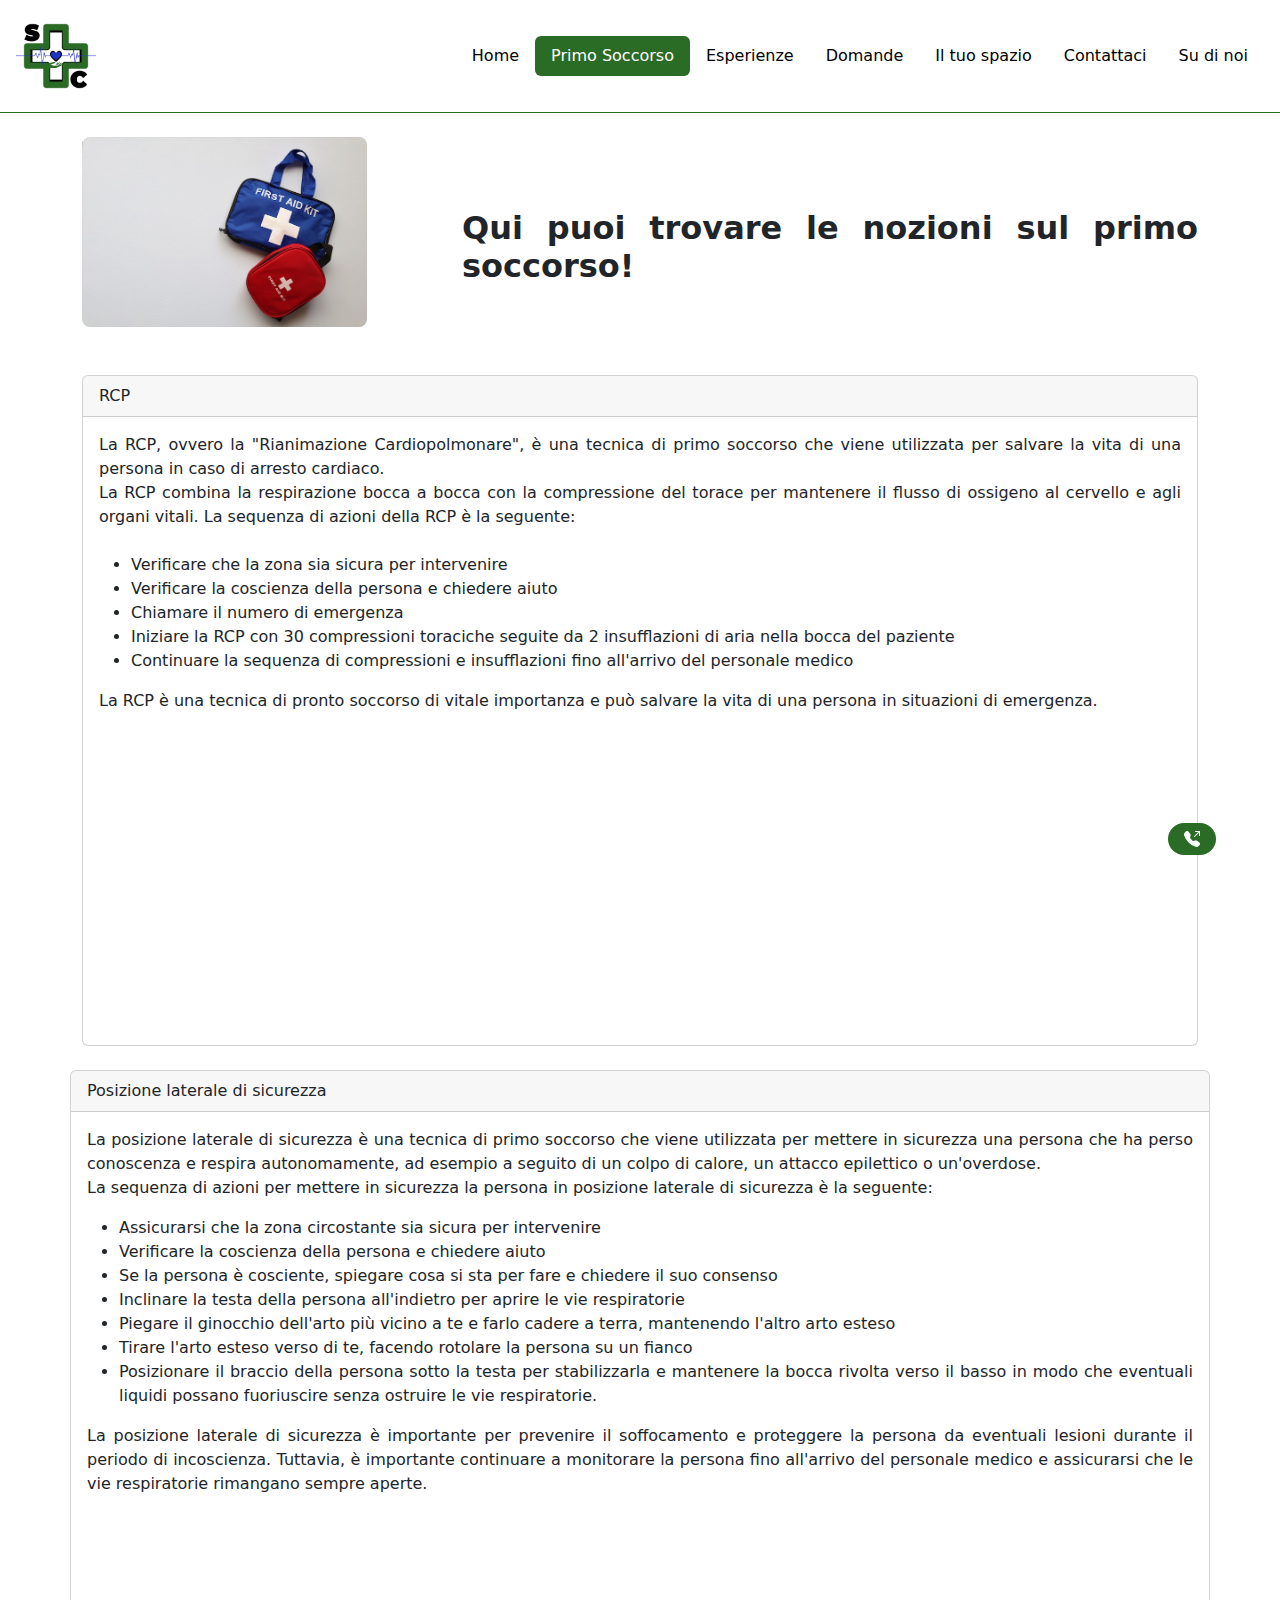
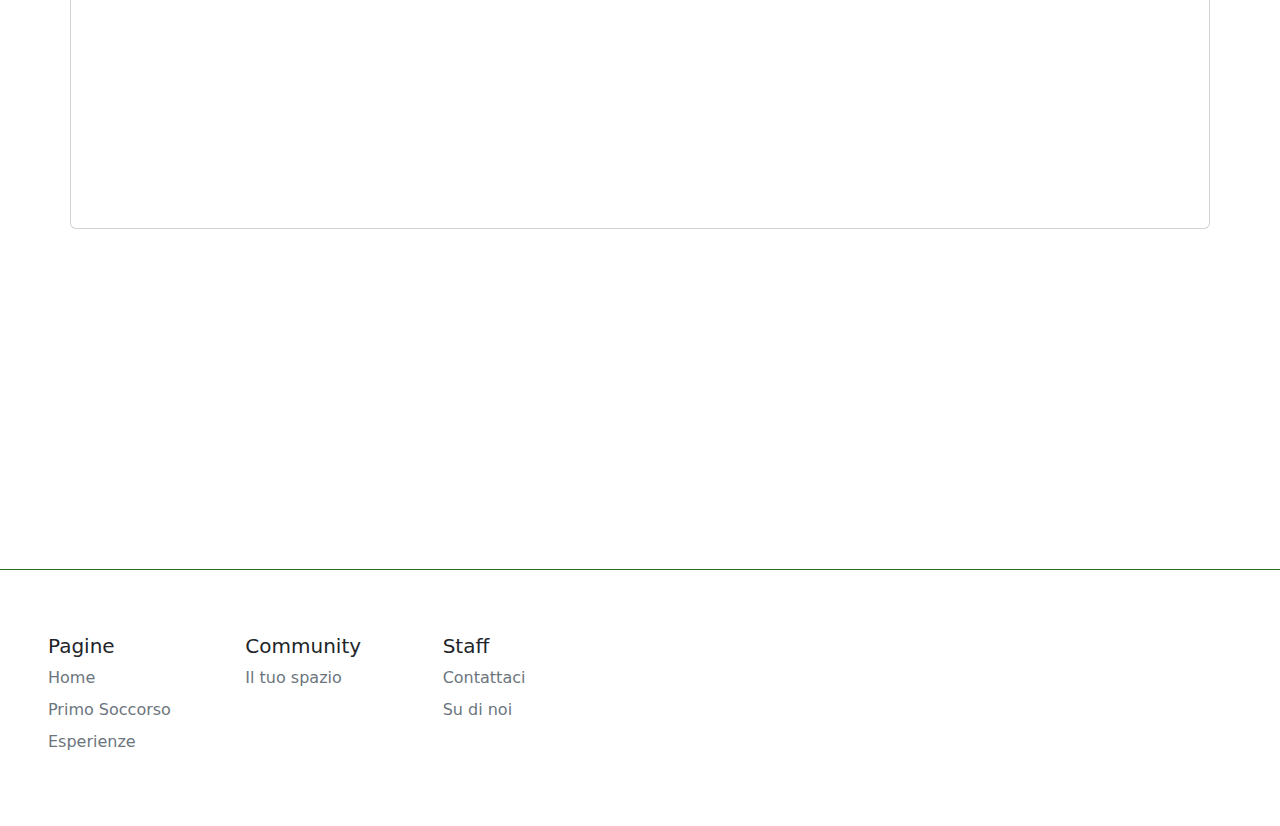
<file: primosoccorso.html>
<html lang="en" dir="ltr">
  <head>
    <meta charset="utf-8">
    <title>Soccorso Consapevole</title>
    <link rel="shortcut icon" href="Media/logo.png"/>
    <link rel="stylesheet" href="scheme.css">
    <link rel="stylesheet" href="Bootstrap.css">
  </head>
  <body>

<!-- header del sito  -->
    <header class="d-flex flex-wrap align-items-center justify-content-center justify-content-md-between p-3 mb-4 border-bottom">
      <a href="index.html" class="d-flex align-items-center col-md-3 mb-2 mb-md-0 text-dark text-decoration-none">
        <img class="rounded-lg-3" src="Media/logo.png" alt="80" width="80" margin = 50 alt="immagine che rappresenta il nostro logo, una croce verde con sfondo bianco con all'interno un cuore sorretto 
        da una mano">
      </a>
      <ul class="nav nav-pills">
        <li class="nav-item"><a href="index.html" class="nav-link" aria-current="page">Home</a></li>
        <li class="nav-item"><a href="primosoccorso.html" class="nav-link active" >Primo Soccorso</a></li>
        <li class="nav-item"><a href="esperienze.html" class="nav-link">Esperienze</a></li>
        <li class="nav-item"><a href="DomandeMain.html" class="nav-link">Domande</a></li>
        <li class="nav-item"><a href="iltuospazio.html" class="nav-link">Il tuo spazio</a></li>
        <li class="nav-item"><a href="contattaci.html" class="nav-link">Contattaci</a></li>
        <li class="nav-item"><a href="aboutus.html" class="nav-link">Su di noi</a></li>
      </ul>
      </div>
    </header>







      <!-- Le varie nozioni di primo soccorso -->
        <div class="container">
            <div class="row">
            <div class="col-md-12 col-sm-12 col-lg-4">
              <img src="Media/primosoccorso.jpg" class="img-fluid rounded-3" width="80%" height="80%" alt="L'immagine rappresenta il kit di primo soccorso">
            </div>
            <div class="col-md-12 col-sm-12 col-lg-8">
              <br><br><br>
              <h2> <strong>Qui puoi trovare le nozioni sul primo soccorso! </strong></h2>
            </div>
            </div>
            <br><br>
            <div class="row">
              <div class="col-sm-12 mb-4">
                <div class="card " id="RCP">
                  <div class="card-header">
                    RCP <!-- Titolo -->
                  </div>
                  <div class="card-body"><!-- Parte testuale di spiegazione -->

                      La RCP, ovvero la "Rianimazione Cardiopolmonare", è una tecnica di primo soccorso che viene utilizzata per salvare la vita di una persona in caso di arresto cardiaco. <br>La RCP combina la respirazione bocca a bocca con la compressione del torace per mantenere il flusso di ossigeno al cervello e agli organi vitali.

                      La sequenza di azioni della RCP è la seguente:
                      <ul><br>
                      <li>Verificare che la zona sia sicura per intervenire</li>
                      <li>Verificare la coscienza della persona e chiedere aiuto</li>
                      <li>Chiamare il numero di emergenza</li>
                      <li>Iniziare la RCP con 30 compressioni toraciche seguite da 2 insufflazioni di aria nella bocca del paziente</li>
                      <li>Continuare la sequenza di compressioni e insufflazioni fino all'arrivo del personale medico</li>
                      </ul>
                      La RCP è una tecnica di pronto soccorso di vitale importanza e può salvare la vita di una persona in situazioni di emergenza.

                    </p>
                    <div class="text-center">
                      <!-- Video incorporato riguardante il primo Soccorso-->
                      <iframe width="400" height="300"   src="https://www.youtube.com/embed/6qyuP2O8Igk" title="YouTube video player" frameborder="0" allow="accelerometer; autoplay; clipboard-write; encrypted-media; gyroscope; picture-in-picture; web-share" allowfullscreen></iframe>
                    </div>
                    </div>
                </div>
                <br>
                <div class="row">
                  <div class="card p-0">
                    <div class="card-header">
                      Posizione laterale di sicurezza
                    </div>
                    <div class="card-body">
                      <p class="card-text" >
                        La posizione laterale di sicurezza è una tecnica di primo soccorso che viene utilizzata per mettere in sicurezza una persona che ha perso conoscenza e respira autonomamente, ad esempio a seguito di un colpo di calore, un attacco epilettico o un'overdose.
                        <br>
                        La sequenza di azioni per mettere in sicurezza la persona in posizione laterale di sicurezza è la seguente:<br>
                        <ul>
                        <li>Assicurarsi che la zona circostante sia sicura per intervenire</li>
                        <li>Verificare la coscienza della persona e chiedere aiuto</li>
                        <li>Se la persona è cosciente, spiegare cosa si sta per fare e chiedere il suo consenso</li>
                        <li>Inclinare la testa della persona all'indietro per aprire le vie respiratorie</li>
                        <li>Piegare il ginocchio dell'arto più vicino a te e farlo cadere a terra, mantenendo l'altro arto esteso</li>
                        <li>Tirare l'arto esteso verso di te, facendo rotolare la persona su un fianco</li>
                        <li> Posizionare il braccio della persona sotto la testa per stabilizzarla e mantenere la bocca rivolta verso il basso in modo che eventuali liquidi possano fuoriuscire senza ostruire le vie respiratorie.</li>
                        </ul>
                        La posizione laterale di sicurezza è importante per prevenire il soffocamento e proteggere la persona da eventuali lesioni durante il periodo di incoscienza. Tuttavia, è importante continuare a monitorare la persona fino all'arrivo del personale medico e assicurarsi che le vie respiratorie rimangano sempre aperte.<br>
                      </p>
                      <div class="text-center">
                        <iframe width="400" height="300" src="https://www.youtube.com/embed/4m3Lm8-31fc" title="YouTube video player" frameborder="0" allow="accelerometer; autoplay; clipboard-write; encrypted-media; gyroscope; picture-in-picture; web-share" allowfullscreen></iframe>                        </div>
                  </div>
                  </div>
                </div>
              </div>
              <div class="col-sm-12">
                <div class="container">
                <div class="row">
                  <!-- Podcast spotify incorporato e presente a lato della pagina -->
                  <iframe style="border-radius:12px" width="300" height="300" src="https://open.spotify.com/embed/episode/3VP09wrIRuhLZNU0a4xVjQ?utm_source=generator&t=0"  frameBorder="0" allowfullscreen="" allow="autoplay; clipboard-write; encrypted-media; fullscreen; picture-in-picture" loading="lazy"></iframe>
                </div>
              </div>
              </div>
            </div>
        </div>





        <!--  Bottone per la compilazione automatica della chiamata al 118-->
        <a href="tel:118" type="button" class="btn btn-primary btn-floating btn-lg rounded-5 border-0" id="btn-telephone" style="display: block;">
          <svg xmlns="http://www.w3.org/2000/svg" width="16" height="16" fill="currentColor" class="bi bi-telephone-outbound-fill" viewBox="0 0 16 16">
            <path fill-rule="evenodd" d="M1.885.511a1.745 1.745 0 0 1 2.61.163L6.29 2.98c.329.423.445.974.315 1.494l-.547 2.19a.678.678 0 0 0 .178.643l2.457 2.457a.678.678 0 0 0 .644.178l2.189-.547a1.745 1.745 0 0 1 1.494.315l2.306 1.794c.829.645.905 1.87.163 2.611l-1.034 1.034c-.74.74-1.846 1.065-2.877.702a18.634 18.634 0 0 1-7.01-4.42 18.634 18.634 0 0 1-4.42-7.009c-.362-1.03-.037-2.137.703-2.877L1.885.511zM11 .5a.5.5 0 0 1 .5-.5h4a.5.5 0 0 1 .5.5v4a.5.5 0 0 1-1 0V1.707l-4.146 4.147a.5.5 0 0 1-.708-.708L14.293 1H11.5a.5.5 0 0 1-.5-.5z"/>
          </svg>
        </a>
        <!-- Footer del sito -->
        <hr>
        <footer class="p-5">
          <div class="row gx-0">
            <div class="col-6 col-md-2 mb-3">
              <h5> Pagine</h5>
              <ul class="nav flex-column">
                <li class="nav-item mb-2"><a href="index.html" class="nav-link p-0 text-muted">Home</a></li>
                <li class="nav-item mb-2"><a href="primosoccorso.html" class="nav-link p-0 text-muted">Primo Soccorso</a></li>
                <li class="nav-item mb-2"><a href="esperienze.html" class="nav-link p-0 text-muted">Esperienze</a></li>
              </ul>
            </div>
            <div class="col-6 col-md-2 mb-3">
              <h5>Community</h5>
              <ul class="nav flex-column">
                <li class="nav-item mb-2"><a href="iltuospazio.html" class="nav-link p-0 text-muted">Il tuo spazio</a></li>
              </ul>
            </div>
            <div class="col-6 col-md-2 mb-3">
              <h5>Staff</h5>
              <ul class="nav flex-column">
                <li class="nav-item mb-2"><a href="contattaci.html" class="nav-link p-0 text-muted">Contattaci</a></li>
                <li class="nav-item mb-2"><a href="aboutus.html" class="nav-link p-0 text-muted">Su di noi</a></li>
              </ul>
            </div>
        </div>
        </footer>
        </body>
        <script src="code.js" charset="utf-8"></script>
        <script src="bootstrap.js" charset="utf-8"></script>
        </html>
</file>
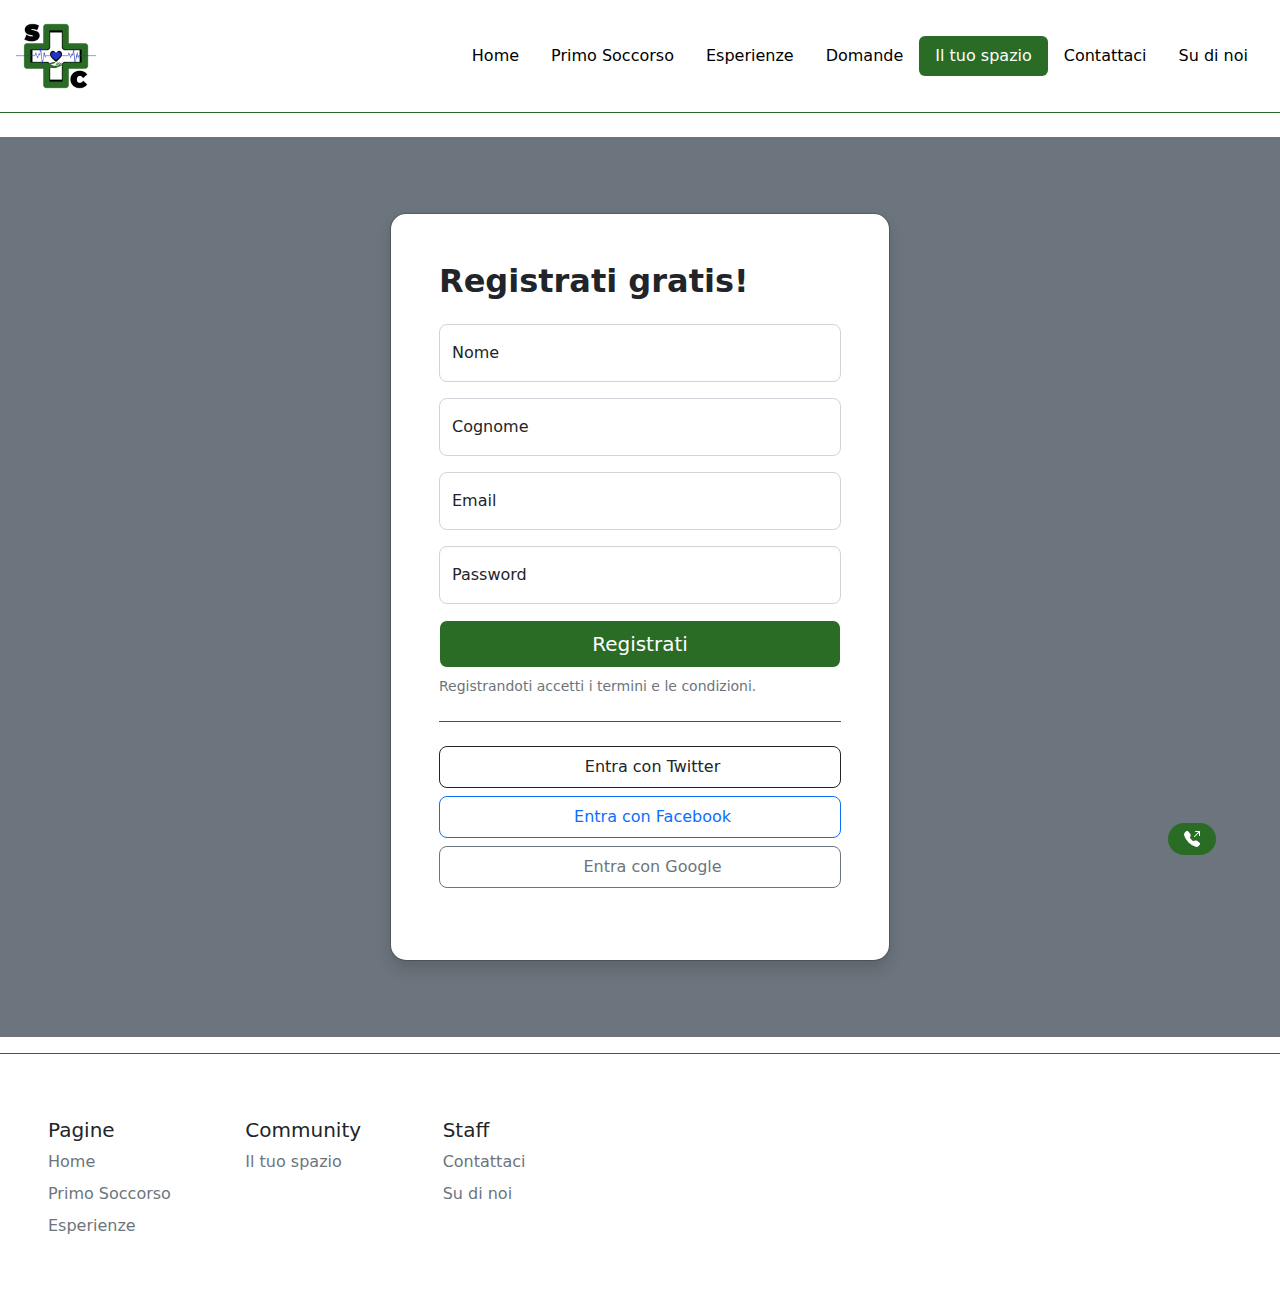
<file: registrati.html>
<html lang="en" dir="ltr">
  <head>
    <meta charset="utf-8">
    <title>Soccorso Consapevole</title>
    <link rel="shortcut icon" href="Media/logo.png"/>
    <link rel="stylesheet" href="scheme.css">
    <link rel="stylesheet" href="Bootstrap.css">
  </head>
  <body>

<!-- header del sito  -->
    <header class="d-flex flex-wrap align-items-center justify-content-center justify-content-md-between p-3 mb-4 border-bottom">
      <a href="index.html" class="d-flex align-items-center col-md-3 mb-2 mb-md-0 text-dark text-decoration-none">
        <img class="rounded-lg-3" src="Media/logo.png" alt="80" width="80" margin = 50>
      </a>
      <ul class="nav nav-pills">
        <li class="nav-item"><a href="index.html" class="nav-link" aria-current="page">Home</a></li>
        <li class="nav-item"><a href="primosoccorso.html" class="nav-link">Primo Soccorso</a></li>
        <li class="nav-item"><a href="esperienze.html" class="nav-link">Esperienze</a></li>
        <li class="nav-item"><a href="DomandeMain.html" class="nav-link">Domande</a></li>
        <li class="nav-item"><a href="iltuospazio.html" class="nav-link active" >Il tuo spazio</a></li>
        <li class="nav-item"><a href="contattaci.html" class="nav-link">Contattaci</a></li>
        <li class="nav-item"><a href="aboutus.html" class="nav-link">Su di noi</a></li>
      </ul>
      </div>
    </header>



    <!-- Frase descrittiva iniziale  -->
    <div class="modal modal-signin position-static d-block bg-secondary py-5" tabindex="-1" role="dialog" id="modalSignin">
      <div class="modal-dialog" role="document">
        <div class="modal-content rounded-4 shadow">
          <div class="modal-header p-5 pb-4 border-bottom-0">
            <!-- <h1 class="modal-title fs-5" >Modal title</h1> -->
            <h1 class="fw-bold mb-0 fs-2">Registrati gratis!</h1>
          </div>


          <!-- Form da compilare per registrarsi con relativo bottone -->
          <div class="modal-body p-5 pt-0">
            <form class="" data-bitwarden-watching="1">
                <div class="form-floating mb-3">
                    <input type="email" class="form-control rounded-3" id="floatingInput" placeholder="name@example.com">
                    <label for="floatingInput">Nome</label>
                  </div>
                  <div class="form-floating mb-3">
                    <input type="email" class="form-control rounded-3" id="floatingInput" placeholder="name@example.com">
                    <label for="floatingInput">Cognome</label>
                  </div>
              <div class="form-floating mb-3">
                <input type="email" class="form-control rounded-3" id="floatingInput" placeholder="name@example.com">
                <label for="floatingInput">Email</label>
              </div>
              <div class="form-floating mb-3">
                <input type="password" class="form-control rounded-3" id="floatingPassword" placeholder="Password">
                <label for="floatingPassword">Password</label>
              </div>
              <a class="w-100 mb-2 btn btn-lg rounded-3 btn-primary" href="homeiltuospazio.html">Registrati</a></button>
              <small class="text-muted">Registrandoti accetti i termini e le condizioni.</small>
              <hr class="my-4">
              <a class="w-100 py-2 mb-2 btn btn-outline-dark rounded-3" href="homeiltuospazio.html">
                <svg class="bi me-1" width="16" height="16"><use xlink:href="#twitter"></use></svg>
                Entra con Twitter
              </a>
              </button>
              <a class="w-100 py-2 mb-2 btn btn-outline-primary rounded-3" href="homeiltuospazio.html">
                <svg class="bi me-1" width="16" height="16"><use xlink:href="#facebook"></use></svg>
                Entra con Facebook
                </a>
              </button>
              <a class="w-100 py-2 mb-2 btn btn-outline-secondary rounded-3" href="homeiltuospazio.html">
                <svg class="bi me-1" width="16" height="16"><use xlink:href="#github"></use></svg>
                Entra con Google
              </a>
              </button>
            </form>
          </div>
        </div>
      </div>
    </div>




    <!-- Bottone per la compilazione automatica del numero 118-->
    <a href="tel:118" type="button" class="btn btn-primary btn-floating btn-lg rounded-5 border-0" id="btn-telephone" style="display: block;">
      <svg xmlns="http://www.w3.org/2000/svg" width="16" height="16" fill="currentColor" class="bi bi-telephone-outbound-fill" viewBox="0 0 16 16">
        <path fill-rule="evenodd" d="M1.885.511a1.745 1.745 0 0 1 2.61.163L6.29 2.98c.329.423.445.974.315 1.494l-.547 2.19a.678.678 0 0 0 .178.643l2.457 2.457a.678.678 0 0 0 .644.178l2.189-.547a1.745 1.745 0 0 1 1.494.315l2.306 1.794c.829.645.905 1.87.163 2.611l-1.034 1.034c-.74.74-1.846 1.065-2.877.702a18.634 18.634 0 0 1-7.01-4.42 18.634 18.634 0 0 1-4.42-7.009c-.362-1.03-.037-2.137.703-2.877L1.885.511zM11 .5a.5.5 0 0 1 .5-.5h4a.5.5 0 0 1 .5.5v4a.5.5 0 0 1-1 0V1.707l-4.146 4.147a.5.5 0 0 1-.708-.708L14.293 1H11.5a.5.5 0 0 1-.5-.5z"/>
      </svg>
    </a>
    <!-- Footer del sito -->
    <hr>
    <footer class="p-5">
      <div class="row gx-0">
        <div class="col-6 col-md-2 mb-3">
          <h5> Pagine</h5>
          <ul class="nav flex-column">
            <li class="nav-item mb-2"><a href="index.html" class="nav-link p-0 text-muted">Home</a></li>
            <li class="nav-item mb-2"><a href="primosoccorso.html" class="nav-link p-0 text-muted">Primo Soccorso</a></li>
            <li class="nav-item mb-2"><a href="esperienze.html" class="nav-link p-0 text-muted">Esperienze</a></li>
          </ul>
        </div>
        <div class="col-6 col-md-2 mb-3">
          <h5>Community</h5>
          <ul class="nav flex-column">
            <li class="nav-item mb-2"><a href="iltuospazio.html" class="nav-link p-0 text-muted">Il tuo spazio</a></li>
          </ul>
        </div>
        <div class="col-6 col-md-2 mb-3">
          <h5>Staff</h5>
          <ul class="nav flex-column">
            <li class="nav-item mb-2"><a href="contattaci.html" class="nav-link p-0 text-muted">Contattaci</a></li>
            <li class="nav-item mb-2"><a href="aboutus.html" class="nav-link p-0 text-muted">Su di noi</a></li>
          </ul>
        </div>
    </div>
    </footer>
    </body>
    <script src="code.js" charset="utf-8"></script>
    <script src="bootstrap.js" charset="utf-8"></script>
    </html>
</file>
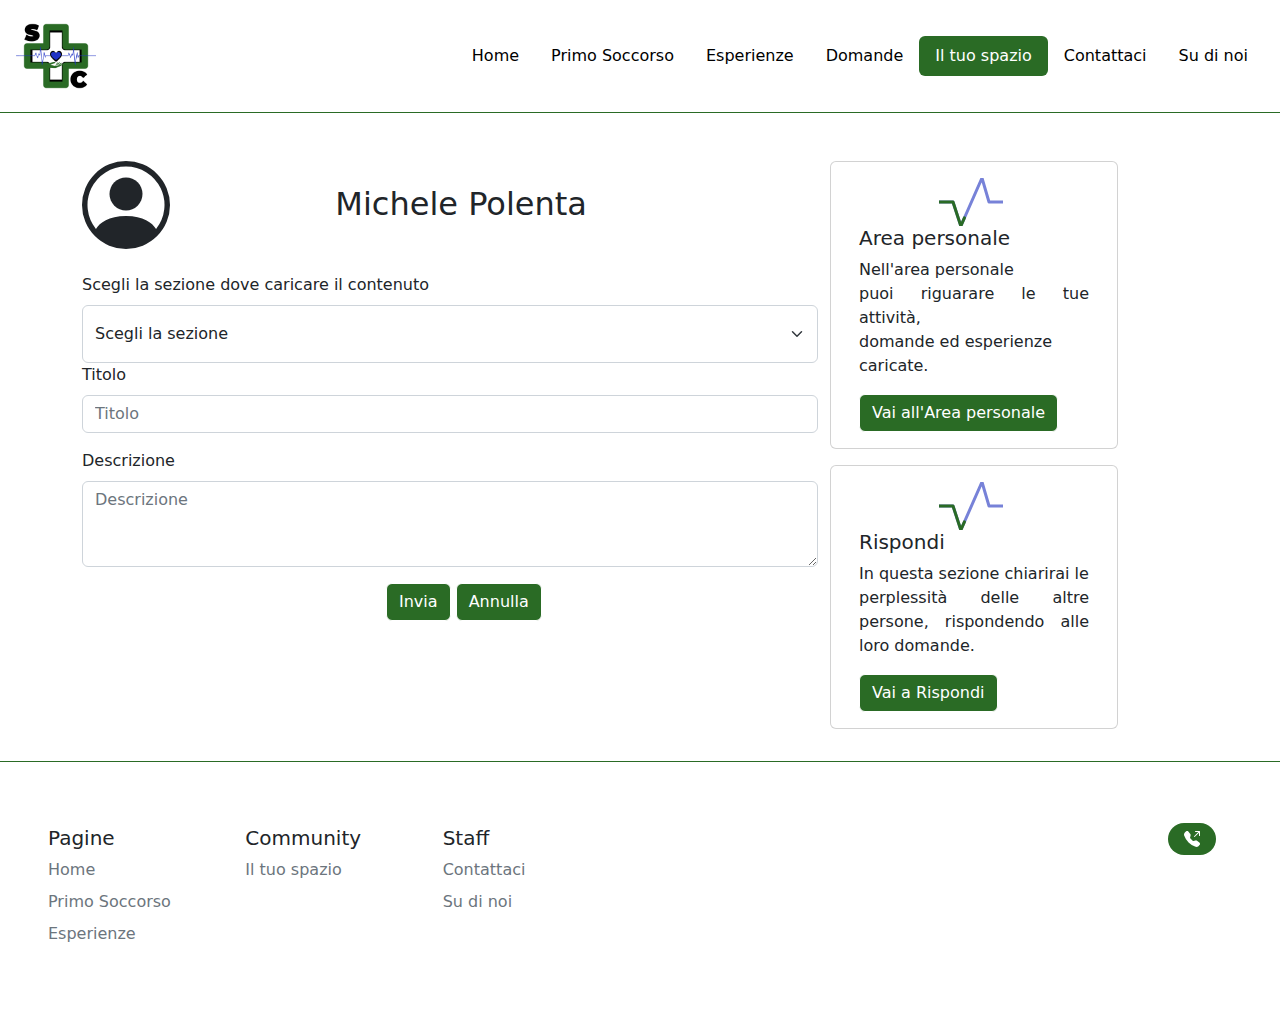
<file: upload.html>
<html lang="en" dir="ltr">
  <head>
    <meta charset="utf-8">
    <title>Soccorso Consapevole</title>
    <link rel="shortcut icon" href="Media/logo.png"/>
    <link rel="stylesheet" href="scheme.css">
    <link rel="stylesheet" href="Bootstrap.css">
  </head>
  <body>

   <!--  Header del sito -->
    <header class="d-flex flex-wrap align-items-center justify-content-center justify-content-md-between p-3 mb-4 border-bottom">
        <a href="index.html" class="d-flex align-items-center col-md-3 mb-2 mb-md-0 text-dark text-decoration-none">
          <img class="rounded-lg-3" src="Media/logo.png" alt="80" width="80" margin = 50 alt="immagine che rappresenta il nostro logo, una croce verde con sfondo bianco con all'interno un cuore sorretto 
          da una mano">
        </a>
        <ul class="nav nav-pills">
          <li class="nav-item"><a href="index.html" class="nav-link" aria-current="page">Home</a></li>
          <li class="nav-item"><a href="primosoccorso.html" class="nav-link">Primo Soccorso</a></li>
          <li class="nav-item"><a href="esperienze.html" class="nav-link">Esperienze</a></li>
          <li class="nav-item"><a href="DomandeMain.html" class="nav-link">Domande</a></li>
          <li class="nav-item"><a href="iltuospazio.html" class="nav-link active">Il tuo spazio</a></li>
          <li class="nav-item"><a href="contattaci.html" class="nav-link">Contattaci</a></li>
          <li class="nav-item"><a href="aboutus.html" class="nav-link">Su di noi</a></li>
        </ul>
        </div>
      </header>



      <!-- Credenziali iniziali utente-->
    <br>
      <div class="container">
        <div class="row">
            <div class="col-md-8 col-sm-12">
                <div class="row">
                    <div class="col-md-4">
                        <svg xmlns="http://www.w3.org/2000/svg" width="88" height="88" fill="currentColor" class="bi bi-person-circle" viewBox="0 0 16 16" alt="Foto profilo">
                            <path d="M11 6a3 3 0 1 1-6 0 3 3 0 0 1 6 0z"/>
                            <path fill-rule="evenodd" d="M0 8a8 8 0 1 1 16 0A8 8 0 0 1 0 8zm8-7a7 7 0 0 0-5.468 11.37C3.242 11.226 4.805 10 8 10s4.757 1.225 5.468 2.37A7 7 0 0 0 8 1z"/>
                          </svg>
                    </div>
                    <div class="col-md-8">
                        <br>
                        <h2>Michele Polenta</h2>
                    </div>
                </div> <br>
                <div class="row">
                  <!-- Form riguardante il contenuto da caricare -->
                    <div class="container">
                      <label for="exampleFormControlInput1" class="form-label">Scegli la sezione dove caricare il contenuto</label>
                    <div class="form-floating">

                        <select class="form-select" id="floatingSelect" aria-label="Floating label select example " style="padding-top: 10px;">

                          <option selected>Scegli la sezione</option>
                          <option value="1">Domande</option>
                          <option value="2">Esperienze</option>
                        </select>
                    </div>
                 </div>
                </div>
                <div class="row">
                    <div class="bd-example">
                        <div class="mb-3">
                          <label for="exampleFormControlInput1" class="form-label">Titolo</label>
                          <input type="titolo" class="form-control" id="exampleFormControlInput1" placeholder="Titolo">
                        </div>
                        <div class="mb-3">
                          <label for="exampleFormControlTextarea1" class="form-label">Descrizione</label>
                          <textarea class="form-control" id="exampleFormControlTextarea1" rows="3" placeholder="Descrizione"></textarea>
                        </div>
                        </div>
                </div>
                <div class="row">
                  <!-- I due bottoni per caricare il contenuto o annullare il caricamento -->
                    <div class="container mb-4" style="margin-left: 40%;">
                        <a class="btn btn-primary" href="homeiltuospazio.html" type="button">Invia</a>
                        <a class="btn btn-primary" href="homeiltuospazio.html" type="button">Annulla</a>
                    </div>
                </div>
            </div>
            <!-- Sidebar laterale per la navigazione nella sezione Il tuo spazio-->
            <div class="col-md-4 col-sm-12">
                    <div class="row">
                    <div class="card mb-3" style="width: 18rem;">
                      <div class="card-body">
                        <div class="loading">
                            <svg width="64px" height="48px" style="margin-left: 80px;" alt="Battito cardiaco">
                                <polyline points="0.157 23.954, 14 23.954, 21.843 48, 43 0, 50 24, 64 24" id="back"></polyline>
                              <polyline points="0.157 23.954, 14 23.954, 21.843 48, 43 0, 50 24, 64 24" id="front"></polyline>
                            </svg>
                          </div>
                        <h5 class="card-title">Area personale</h5>
                        <p class="card-text">Nell'area personale<br> puoi riguarare le tue attività, <br>domande ed esperienze <br> caricate. </p>
                        <a href="homeiltuospazio.html" class="btn btn-primary">Vai all'Area personale</a>
                      </div>
                    </div>
                    </div>
                    <div class="row">
                      <div class="card mb-3" style="width: 18rem;">
                        <div class="card-body">
                            <div class="loading">
                                <svg width="64px" height="48px" style="margin-left: 80px;" alt="Battito cardiaco">
                                    <polyline points="0.157 23.954, 14 23.954, 21.843 48, 43 0, 50 24, 64 24" id="back"></polyline>
                                  <polyline points="0.157 23.954, 14 23.954, 21.843 48, 43 0, 50 24, 64 24" id="front"></polyline>
                                </svg>
                              </div>
                          <h5 class="card-title">Rispondi</h5>
                          <p class="card-text">In questa sezione chiarirai le <br> perplessità delle altre persone, rispondendo alle loro domande. </p>
                          <a href="domande.html" class="btn btn-primary">Vai a Rispondi</a>
                        </div>
                      </div>
                      </div>
                  </div>
            </div>
            </div>
        </div>

    </div>





    <!-- Bottone per la compilazione automatica del numero 118 -->
    <a href="tel:118" type="button" class="btn btn-primary btn-floating btn-lg rounded-5 border-0" id="btn-telephone" style="display: block;">
      <svg xmlns="http://www.w3.org/2000/svg" width="16" height="16" fill="currentColor" class="bi bi-telephone-outbound-fill" viewBox="0 0 16 16">
        <path fill-rule="evenodd" d="M1.885.511a1.745 1.745 0 0 1 2.61.163L6.29 2.98c.329.423.445.974.315 1.494l-.547 2.19a.678.678 0 0 0 .178.643l2.457 2.457a.678.678 0 0 0 .644.178l2.189-.547a1.745 1.745 0 0 1 1.494.315l2.306 1.794c.829.645.905 1.87.163 2.611l-1.034 1.034c-.74.74-1.846 1.065-2.877.702a18.634 18.634 0 0 1-7.01-4.42 18.634 18.634 0 0 1-4.42-7.009c-.362-1.03-.037-2.137.703-2.877L1.885.511zM11 .5a.5.5 0 0 1 .5-.5h4a.5.5 0 0 1 .5.5v4a.5.5 0 0 1-1 0V1.707l-4.146 4.147a.5.5 0 0 1-.708-.708L14.293 1H11.5a.5.5 0 0 1-.5-.5z"/>
      </svg>
    </a>
    <!-- Footer del sito -->
    <hr>
    <footer class="p-5">
      <div class="row gx-0">
        <div class="col-6 col-md-2 mb-3">
          <h5> Pagine</h5>
          <ul class="nav flex-column">
            <li class="nav-item mb-2"><a href="index.html" class="nav-link p-0 text-muted">Home</a></li>
            <li class="nav-item mb-2"><a href="primosoccorso.html" class="nav-link p-0 text-muted">Primo Soccorso</a></li>
            <li class="nav-item mb-2"><a href="esperienze.html" class="nav-link p-0 text-muted">Esperienze</a></li>
          </ul>
        </div>
        <div class="col-6 col-md-2 mb-3">
          <h5>Community</h5>
          <ul class="nav flex-column">
            <li class="nav-item mb-2"><a href="iltuospazio.html" class="nav-link p-0 text-muted">Il tuo spazio</a></li>
          </ul>
        </div>
        <div class="col-6 col-md-2 mb-3">
          <h5>Staff</h5>
          <ul class="nav flex-column">
            <li class="nav-item mb-2"><a href="contattaci.html" class="nav-link p-0 text-muted">Contattaci</a></li>
            <li class="nav-item mb-2"><a href="aboutus.html" class="nav-link p-0 text-muted">Su di noi</a></li>
          </ul>
        </div>
    </div>
    </footer>
    </body>
    <script src="code.js" charset="utf-8"></script>
    <script src="bootstrap.js" charset="utf-8"></script>
    </html>
</file>
<file: scheme.css>
#btn-telephone {
  position: fixed;
  bottom: 5%;
  right: 5%;
  display: none;
}
.loading svg polyline {
  fill: none;
  stroke-width: 3;
  stroke-linecap: round;
  stroke-linejoin: round;
}

.loading svg polyline#back {
  fill: none;
  stroke: #7782d8;
}

.loading svg polyline#front {
  fill: none;
  stroke: #2a6b25;
  stroke-dasharray: 48, 144;
  stroke-dashoffset: 192;
  animation: dash_682 1.4s linear infinite;
}

@keyframes dash_682 {
  72.5% {
    opacity: 0;
  }

  to {
    stroke-dashoffset: 0;
  }
}
</file>
